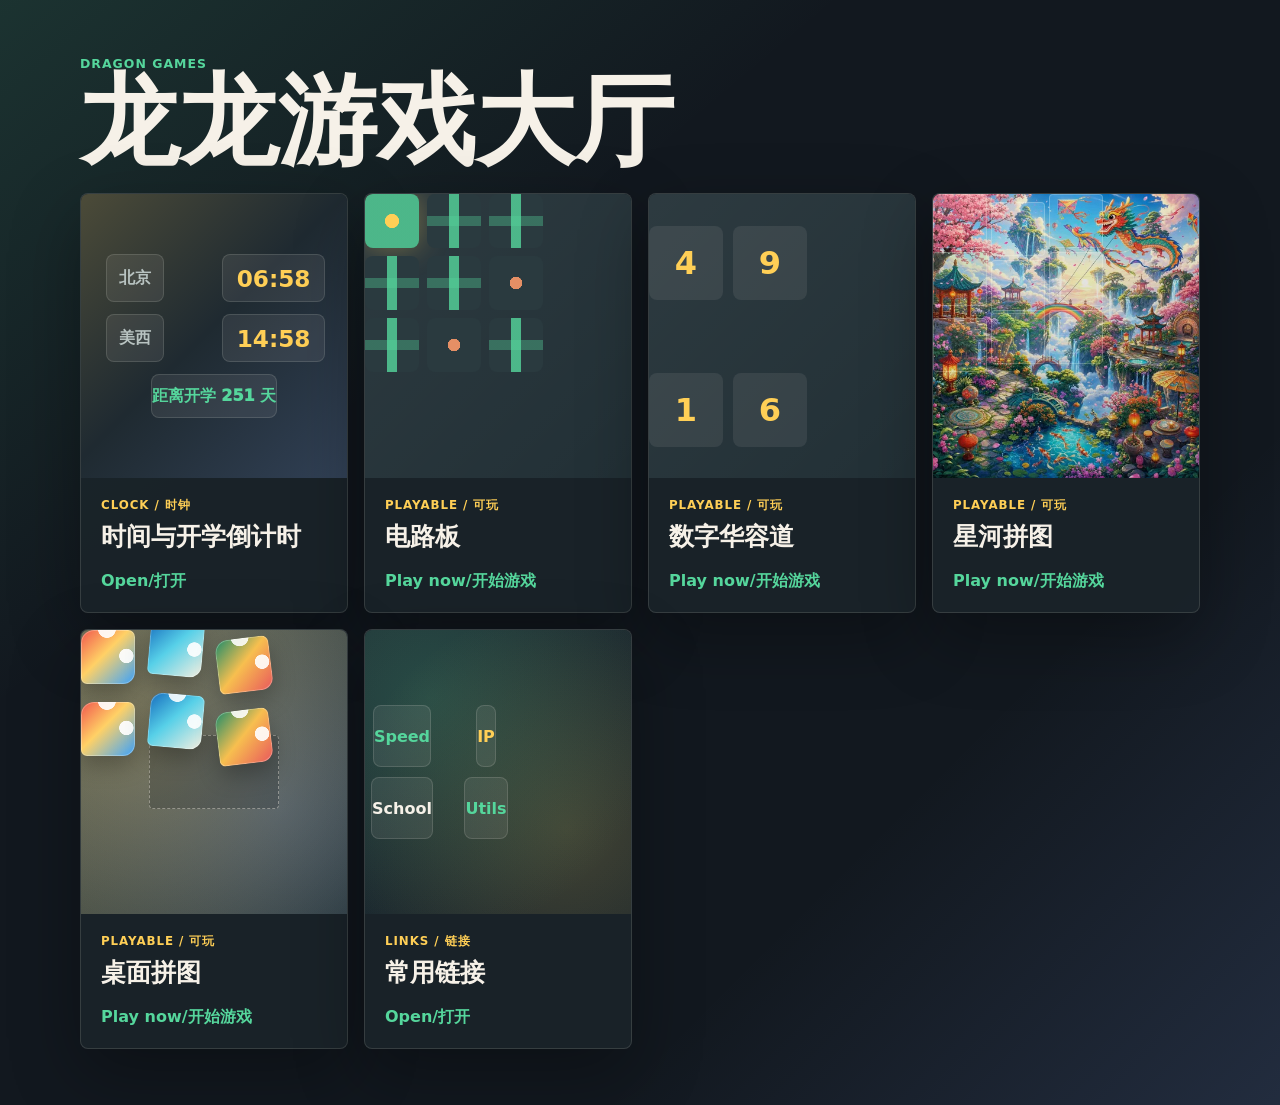
<file: index.html>
<!doctype html>
<html lang="en">
  <head>
    <meta charset="utf-8">
    <meta name="viewport" content="width=device-width, initial-scale=1">
    <meta name="theme-color" content="#12181f">
    <title>Puzzle Arcade</title>
    <link rel="stylesheet" href="home.css">
  </head>
  <body>
    <main class="hub">
      <header class="masthead">
        <div>
          <p class="eyebrow">Dragon games</p>
          <h1>龙龙游戏大厅</h1>
        </div>
      </header>

      <section class="games" aria-label="Game links">
        <a class="game-card active" href="time/" aria-label="Open time and school countdown">
          <div class="preview time-preview" aria-hidden="true">
            <span>北京</span>
            <strong id="homeBeijingTime">00:00</strong>
            <span>美西</span>
            <strong id="homeWestTime">00:00</strong>
            <em id="homeSchoolDays">距离开学 -- 天</em>
          </div>
          <div class="card-copy">
            <p class="tag">Clock / 时钟</p>
            <h2>时间与开学倒计时</h2>
            <!-- <p>北京时间、美西时间、距离 8/13 开学的实时倒计时。</p> -->
            <strong>Open/打开</strong>
          </div>
        </a>

        <a class="game-card active" href="circuit-garden/" aria-label="Play Circuit Garden">
          <div class="preview circuit-preview" aria-hidden="true">
            <span></span>
            <span></span>
            <span></span>
            <span></span>
            <span></span>
            <span></span>
            <span></span>
            <span></span>
            <span></span>
          </div>
          <div class="card-copy">
            <p class="tag">Playable / 可玩</p>
            <h2>电路板</h2>
            <strong>Play now/开始游戏</strong>
          </div>
        </a>

        <a class="game-card active" href="number-game/" aria-label="Play Number Loom">
          <div class="preview number-preview" aria-hidden="true">
            <span>4</span>
            <span>9</span>
            <span>1</span>
            <span>6</span>
          </div>
          <div class="card-copy">
            <p class="tag">Playable / 可玩</p>
            <h2>数字华容道</h2>
            <strong>Play now/开始游戏</strong>
          </div>
        </a>

        <a class="game-card active" href="jigsaw-20/" aria-label="Play 20 x 20 picture puzzle">
          <div class="preview jigsaw-preview" aria-hidden="true">
            <span></span>
            <span></span>
            <span></span>
            <span></span>
            <span></span>
            <span></span>
            <span></span>
            <span></span>
            <span></span>
          </div>
          <div class="card-copy">
            <p class="tag">Playable / 可玩</p>
            <h2>星河拼图</h2>
            <!-- <p>Swap 400 picture pieces back into a complete drawing.</p> -->
            <strong>Play now/开始游戏</strong>
          </div>
        </a>

        <a class="game-card active" href="jigsaw-50/" aria-label="Play 50 piece tabletop jigsaw">
          <div class="preview tabletop-preview" aria-hidden="true">
            <span></span>
            <span></span>
            <span></span>
            <span></span>
            <span></span>
            <span></span>
          </div>
          <div class="card-copy">
            <p class="tag">Playable / 可玩</p>
            <h2>桌面拼图</h2>
            <!-- <p>Drag floating pieces into the center to complete the picture.</p> -->
            <strong>Play now/开始游戏</strong>
          </div>
        </a>

        <a class="game-card active" href="utils/school/" aria-label="Open useful school links">
          <div class="preview links-preview" aria-hidden="true">
            <span>Speed</span>
            <span>IP</span>
            <span>School</span>
            <span>Utils</span>
          </div>
          <div class="card-copy">
            <p class="tag">Links / 链接</p>
            <h2>常用链接</h2>
            <strong>Open/打开</strong>
          </div>
        </a>
      </section>
    </main>

    <script>
      const homeClockFormatters = {
        beijing: new Intl.DateTimeFormat("en-GB", {
          timeZone: "Asia/Shanghai",
          hour: "2-digit",
          minute: "2-digit",
          hour12: false,
          hourCycle: "h23"
        }),
        west: new Intl.DateTimeFormat("en-GB", {
          timeZone: "America/Los_Angeles",
          hour: "2-digit",
          minute: "2-digit",
          hour12: false,
          hourCycle: "h23"
        })
      };

      function homeZoneParts(date, timeZone) {
        const parts = new Intl.DateTimeFormat("en-CA", {
          timeZone,
          year: "numeric",
          month: "2-digit",
          day: "2-digit",
          hour: "2-digit",
          minute: "2-digit",
          second: "2-digit",
          hour12: false,
          hourCycle: "h23"
        }).formatToParts(date);
        return Object.fromEntries(parts.filter((part) => part.type !== "literal").map((part) => [part.type, Number(part.value)]));
      }

      function homeZonedDateTimeToInstant({ year, month, day, hour = 0, minute = 0, second = 0 }, timeZone) {
        let instant = new Date(Date.UTC(year, month - 1, day, hour, minute, second));
        for (let i = 0; i < 3; i += 1) {
          const parts = homeZoneParts(instant, timeZone);
          const asUtc = Date.UTC(parts.year, parts.month - 1, parts.day, parts.hour, parts.minute, parts.second);
          const wantedUtc = Date.UTC(year, month - 1, day, hour, minute, second);
          instant = new Date(instant.getTime() + wantedUtc - asUtc);
        }
        return instant;
      }

      function homeSchoolStart(now) {
        const zone = "America/Los_Angeles";
        const parts = homeZoneParts(now, zone);
        let targetYear = parts.year;
        let instant = homeZonedDateTimeToInstant({ year: targetYear, month: 8, day: 13 }, zone);
        if (now >= instant) {
          targetYear += 1;
          instant = homeZonedDateTimeToInstant({ year: targetYear, month: 8, day: 13 }, zone);
        }
        return instant;
      }

      function updateHomeClock() {
        const now = new Date();
        document.getElementById("homeBeijingTime").textContent = homeClockFormatters.beijing.format(now);
        document.getElementById("homeWestTime").textContent = homeClockFormatters.west.format(now);
        const schoolStart = homeSchoolStart(now);
        const days = Math.max(0, Math.floor((schoolStart.getTime() - now.getTime()) / 86400000));
        document.getElementById("homeSchoolDays").textContent = `距离开学 ${days} 天`;
      }

      updateHomeClock();
      window.setInterval(updateHomeClock, 1000);
    </script>
  </body>
</html>
</file>
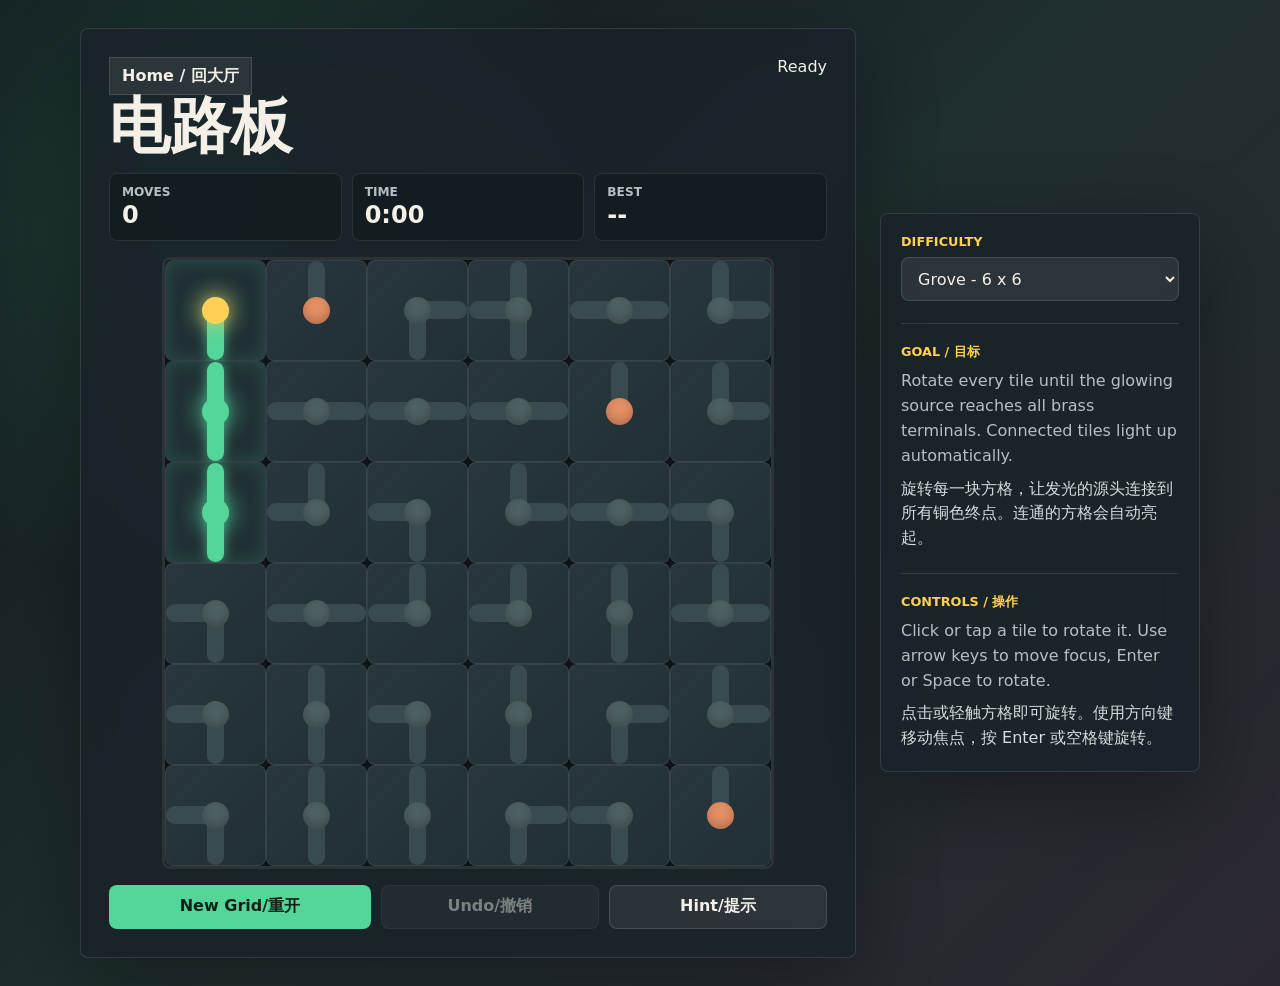
<file: circuit-garden/index.html>
<!doctype html>
<html lang="en">
  <head>
    <meta charset="utf-8">
    <meta name="viewport" content="width=device-width, initial-scale=1">
    <meta name="theme-color" content="#14213d">
    <title>Circuit Puzzle</title>
    <link rel="stylesheet" href="styles.css">
  </head>
  <body>
    <main class="shell">
      <section class="game-panel" aria-labelledby="game-title">
        <header class="topbar">
          <div>
            <a class="home" href="../" aria-label="Home / 回大厅">Home / 回大厅</a>
            <h1 id="game-title">电路板</h1>
          </div>
          <div class="top-actions">
            <div class="status-pill" id="status-pill" aria-live="polite">Ready</div>
          </div>
        </header>

        <div class="hud" aria-label="Game stats">
          <div>
            <span>Moves</span>
            <strong id="moves">0</strong>
          </div>
          <div>
            <span>Time</span>
            <strong id="time">0:00</strong>
          </div>
          <div>
            <span>Best</span>
            <strong id="best">--</strong>
          </div>
        </div>

        <div class="board-wrap">
          <div id="board" class="board" role="grid" aria-label="Circuit puzzle board"></div>
          <div id="win-screen" class="win-screen" hidden>
            <div>
              <p>Grid complete</p>
              <strong id="win-score">0 moves</strong>
            </div>
          </div>
        </div>

        <div class="controls" aria-label="Puzzle controls">
          <button id="new-game" class="primary" type="button">New Grid/重开</button>
          <button id="undo" type="button">Undo/撤销</button>
          <button id="hint" type="button">Hint/提示</button>
        </div>
      </section>

      <aside class="side-panel" aria-label="Settings and how to play">
        <div class="setting">
          <label for="difficulty">Difficulty</label>
          <select id="difficulty">
            <option value="5">Sprout - 5 x 5</option>
            <option value="6" selected>Grove - 6 x 6</option>
            <option value="7">Canopy - 7 x 7</option>
          </select>
        </div>

        <div class="rules">
          <h2>Goal / 目标</h2>
          <p>Rotate every tile until the glowing source reaches all brass terminals. Connected tiles light up automatically.</p>
          <p lang="zh-Hans" class="zh">旋转每一块方格，让发光的源头连接到所有铜色终点。连通的方格会自动亮起。</p>
        </div>

        <div class="rules compact">
          <h2>Controls / 操作</h2>
          <p>Click or tap a tile to rotate it. Use arrow keys to move focus, Enter or Space to rotate.</p>
          <p lang="zh-Hans" class="zh">点击或轻触方格即可旋转。使用方向键移动焦点，按 Enter 或空格键旋转。</p>
        </div>
      </aside>
    </main>

    <script src="game.js"></script>
  </body>
</html>
</file>
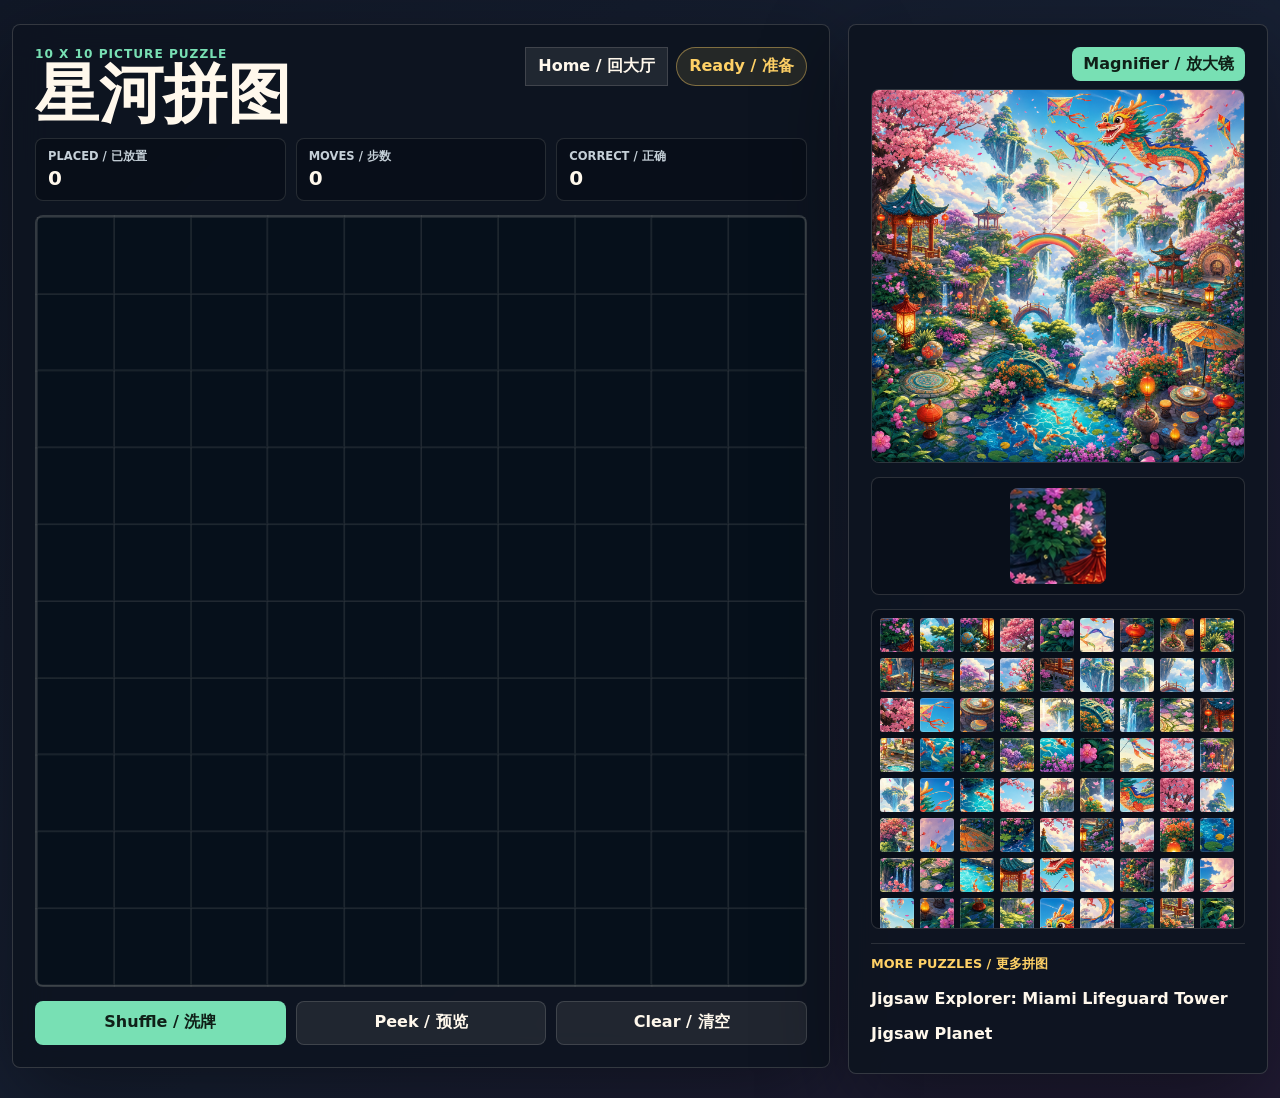
<file: jigsaw-20/index.html>
<!doctype html>
<html lang="en">
  <head>
    <meta charset="utf-8">
    <meta name="viewport" content="width=device-width, initial-scale=1">
    <meta name="theme-color" content="#172033">
    <title>10 x 10 拼图</title>
    <style>
      :root {
        color-scheme: dark;
        --ink: #fff8ec;
        --muted: #c5d0d8;
        --panel: rgba(14, 20, 32, 0.92);
        --line: rgba(255, 248, 236, 0.16);
        --gold: #ffd166;
        --mint: #78e0b4;
        --coral: #f28f7a;
      }

      * {
        box-sizing: border-box;
      }

      body {
        min-height: 100vh;
        margin: 0;
        font-family: Inter, ui-sans-serif, system-ui, -apple-system, BlinkMacSystemFont, "Segoe UI", sans-serif;
        color: var(--ink);
        background: linear-gradient(135deg, #111827 0%, #172033 54%, #211b34 100%);
        user-select: none;
        -webkit-user-select: none;
      }

      body::before {
        content: none;
      }

      button {
        font: inherit;
      }

      .shell {
        width: min(1280px, calc(100vw - 24px));
        min-height: 100vh;
        margin: 0 auto;
        padding: 24px 0;
        display: grid;
        grid-template-columns: minmax(0, 1fr) 420px;
        gap: 18px;
        align-items: start;
      }

      .game,
      .side {
        border: 1px solid var(--line);
        border-radius: 8px;
        background: var(--panel);
        box-shadow: 0 28px 90px rgba(0, 0, 0, 0.42);
        backdrop-filter: blur(18px);
      }

      .game,
      .side {
        padding: clamp(14px, 2.4vw, 22px);
      }

      .top {
        display: flex;
        justify-content: space-between;
        align-items: start;
        gap: 16px;
        margin-bottom: 14px;
      }

      .top-actions {
        display: flex;
        flex-wrap: wrap;
        justify-content: flex-end;
        gap: 8px;
      }

      .eyebrow,
      h1,
      h2,
      p {
        margin: 0;
      }

      .eyebrow {
        color: var(--mint);
        font-size: 0.76rem;
        font-weight: 900;
        letter-spacing: 0.08em;
        text-transform: uppercase;
      }

      h1 {
        margin-top: 4px;
        font-size: clamp(2rem, 5vw, 4.4rem);
        line-height: 0.92;
        letter-spacing: 0;
      }

      .status {
        min-width: 104px;
        border: 1px solid rgba(255, 209, 102, 0.42);
        border-radius: 999px;
        padding: 8px 12px;
        color: var(--gold);
        background: rgba(255, 209, 102, 0.1);
        text-align: center;
        font-weight: 900;
      }

      .home {
        min-height: 38px;
        display: inline-grid;
        place-items: center;
        border: 1px solid rgba(255, 248, 236, 0.14);
        padding: 0 12px;
        color: var(--ink);
        background: rgba(255, 248, 236, 0.08);
        font-weight: 700;
        text-decoration: none;
        white-space: nowrap;
      }

      .home:hover {
        background: rgba(255, 248, 236, 0.15);
      }

      .stats {
        display: grid;
        grid-template-columns: repeat(3, 1fr);
        gap: 10px;
        margin-bottom: 14px;
      }

      .stats div {
        min-width: 0;
        border: 1px solid rgba(255, 248, 236, 0.12);
        border-radius: 8px;
        padding: 10px 12px;
        background: rgba(5, 10, 18, 0.45);
      }

      .stats span {
        display: block;
        color: var(--muted);
        font-size: 0.72rem;
        font-weight: 900;
        text-transform: uppercase;
      }

      .stats strong {
        display: block;
        margin-top: 2px;
        font-size: 1.25rem;
      }

      .board {
        display: grid;
        grid-template-columns: repeat(10, minmax(0, 1fr));
        grid-template-rows: repeat(10, minmax(0, 1fr));
        aspect-ratio: 1;
        border: 2px solid rgba(255, 248, 236, 0.18);
        border-radius: 8px;
        overflow: hidden;
        background:
          linear-gradient(rgba(255, 248, 236, 0.05) 1px, transparent 1px),
          linear-gradient(90deg, rgba(255, 248, 236, 0.05) 1px, transparent 1px),
          rgba(7, 17, 28, 0.84);
        background-size: 10% 10%;
      }

      .cell {
        position: relative;
        min-width: 0;
        min-height: 0;
        border: 1px solid rgba(255, 248, 236, 0.055);
      }

      .cell.correct::after {
        content: "";
        position: absolute;
        inset: 0;
        background: rgba(120, 224, 180, 0.12);
        pointer-events: none;
      }

      .piece {
        width: 100%;
        height: 100%;
        border: 0;
        border-radius: 3px;
        background-image: var(--art);
        background-size: 1000% 1000%;
        box-shadow: inset 0 0 0 1px rgba(255, 248, 236, 0.14);
        cursor: grab;
        touch-action: none;
        user-select: none;
        -webkit-user-select: none;
        -webkit-user-drag: none;
      }

      .piece:active {
        cursor: grabbing;
      }

      .piece.drag-source {
        opacity: 0.25;
      }

      .ghost {
        position: fixed;
        z-index: 20;
        width: 42px;
        height: 42px;
        pointer-events: none;
        transform: translate(-50%, -50%);
        border-radius: 5px;
        box-shadow: 0 14px 30px rgba(0, 0, 0, 0.38);
      }

      body.is-dragging,
      body.is-dragging * {
        cursor: grabbing;
        user-select: none;
        -webkit-user-select: none;
        -webkit-user-drag: none;
      }

      .controls {
        display: grid;
        grid-template-columns: 1fr 1fr 1fr;
        gap: 10px;
        margin-top: 14px;
      }

      .controls button {
        min-height: 44px;
        border: 1px solid rgba(255, 248, 236, 0.14);
        border-radius: 8px;
        color: var(--ink);
        background: rgba(255, 248, 236, 0.08);
        cursor: pointer;
        font-weight: 900;
      }

      .controls button:hover {
        background: rgba(255, 248, 236, 0.15);
      }

      .primary {
        color: #102018 !important;
        background: var(--mint) !important;
        border-color: transparent !important;
      }

      h2 {
        color: var(--gold);
        font-size: 0.8rem;
        font-weight: 900;
        text-transform: uppercase;
      }

      .side p {
        margin-top: 8px;
        color: var(--muted);
        line-height: 1.55;
      }

      .reference-tools {
        display: flex;
        justify-content: flex-end;
        margin-bottom: 8px;
      }

      .tool-button {
        min-height: 34px;
        border: 1px solid rgba(255, 248, 236, 0.16);
        border-radius: 8px;
        padding: 0 10px;
        color: var(--ink);
        background: rgba(255, 248, 236, 0.08);
        cursor: pointer;
        font-weight: 900;
      }

      .tool-button[aria-pressed="true"] {
        color: #102018;
        background: var(--mint);
        border-color: transparent;
      }

      .reference {
        position: relative;
        width: 100%;
        margin: 8px 0 14px;
        border: 1px solid rgba(255, 248, 236, 0.16);
        border-radius: 8px;
        overflow: hidden;
        background: #07111c;
        cursor: zoom-in;
        touch-action: none;
      }

      #reference {
        display: block;
        width: 100%;
        aspect-ratio: 1;
        object-fit: cover;
        user-select: none;
        -webkit-user-drag: none;
        pointer-events: none;
      }

      .magnifier-lens {
        position: absolute;
        z-index: 2;
        width: 148px;
        height: 148px;
        border: 3px solid rgba(255, 248, 236, 0.88);
        border-radius: 50%;
        background-color: #07111c;
        background-image: url("puzzle-image.png");
        background-repeat: no-repeat;
        box-shadow:
          0 18px 34px rgba(0, 0, 0, 0.38),
          inset 0 0 0 1px rgba(7, 17, 28, 0.72);
        opacity: 0;
        pointer-events: none;
        transform: translate(-50%, -50%);
        transition: opacity 120ms ease;
      }

      .reference.is-magnifying .magnifier-lens {
        opacity: 1;
      }

      .reference.is-magnifier-off {
        cursor: default;
      }

      .piece-preview {
        display: flex;
        justify-content: center;
        margin-bottom: 14px;
        padding: 10px;
        border: 1px solid rgba(255, 248, 236, 0.14);
        border-radius: 8px;
        background: rgba(5, 10, 18, 0.38);
      }

      .piece-preview-swatch {
        width: 96px;
        aspect-ratio: 1;
        border-radius: 8px;
        display: block;
        background: #07111c;
        box-shadow: inset 0 0 0 1px rgba(255, 248, 236, 0.18);
      }

      .tray-wrap {
        margin-top: 0;
      }

      .tray {
        height: min(36vh, 320px);
        margin-top: 10px;
        display: grid;
        grid-template-columns: repeat(auto-fill, 34px);
        gap: 6px;
        align-content: start;
        justify-content: start;
        overflow: auto;
        padding: 8px;
        border: 1px solid rgba(255, 248, 236, 0.14);
        border-radius: 8px;
        background: rgba(5, 10, 18, 0.38);
      }

      .tray .piece {
        width: 34px;
        height: 34px;
        aspect-ratio: 1;
      }

      .external-links {
        margin-top: 14px;
        padding-top: 12px;
        border-top: 1px solid rgba(255, 248, 236, 0.12);
      }

      .external-links h2 {
        margin-bottom: 8px;
      }

      .external-links a {
        display: block;
        padding: 8px 0;
        color: var(--ink);
        font-weight: 800;
        text-decoration: none;
      }

      .external-links a:hover {
        color: var(--mint);
        text-decoration: underline;
      }

      @media (max-width: 900px) {
        .shell {
          grid-template-columns: 1fr;
          align-items: start;
        }

        .side {
          order: -1;
        }

        .tray {
          height: 180px;
        }
      }

      @media (max-width: 560px) {
        .shell {
          width: min(100vw - 18px, 480px);
          padding: 9px 0 18px;
        }

        .top {
          flex-direction: column;
        }

        .controls {
          grid-template-columns: 1fr;
        }
        .piece-preview-swatch {
          width: 84px;
        }
      }
    </style>
  </head>
  <body>
    <main class="shell">
      <section class="game" aria-labelledby="game-title">
        <header class="top">
          <div>
            <p class="eyebrow">10 x 10 picture puzzle</p>
            <h1 id="game-title">星河拼图</h1>
          </div>
          <div class="top-actions">
            <a class="home" href="../" aria-label="Home / 回大厅">Home / 回大厅</a>
            <div class="status" id="status" aria-live="polite">Ready / 准备</div>
          </div>
        </header>

        <div class="stats" aria-label="Game stats / 游戏数据">
          <div>
            <span>Placed / 已放置</span>
            <strong id="placed">0</strong>
          </div>
          <div>
            <span>Moves / 步数</span>
            <strong id="moves">0</strong>
          </div>
          <div>
            <span>Correct / 正确</span>
            <strong id="correct">0</strong>
          </div>
        </div>

        <div id="board" class="board" aria-label="Empty 10 by 10 picture puzzle board / 空的 10 x 10 拼图棋盘"></div>

        <div class="controls">
          <button id="shuffle" class="primary" type="button">Shuffle / 洗牌</button>
          <button id="peek" type="button">Peek / 预览</button>
          <button id="clear" type="button">Clear / 清空</button>
        </div>
      </section>

      <aside class="side">
        <div class="reference-tools">
          <button id="magnifier-toggle" class="tool-button" type="button" aria-pressed="true">Magnifier / 放大镜</button>
        </div>

        <div class="reference">
          <img id="reference" alt="Completed picture reference / 完整图片参考" draggable="false">
          <div id="magnifier-lens" class="magnifier-lens" aria-hidden="true"></div>
        </div>

        <div class="piece-preview" aria-label="Piece preview / 拼图预览">
          <canvas id="piece-preview-swatch" class="piece-preview-swatch" width="160" height="160" aria-hidden="true"></canvas>
        </div>

        <div class="tray-wrap">
          <div id="tray" class="tray" aria-label="Puzzle piece tray / 拼图块托盘"></div>
        </div>

        <div class="external-links" aria-label="More jigsaw puzzle sites / 更多拼图网站">
          <h2>More puzzles / 更多拼图</h2>
          <a href="https://www.jigsawexplorer.com/online-jigsaw-puzzle-player.html?puzzle_id=miami-lifeguard-tower" target="_blank" rel="noopener noreferrer">Jigsaw Explorer: Miami Lifeguard Tower</a>
          <a href="https://www.jigsawplanet.com/" target="_blank" rel="noopener noreferrer">Jigsaw Planet</a>
        </div>
      </aside>
    </main>

    <script>
      const grid = 10;
      const total = grid * grid;
      const boardEl = document.querySelector("#board");
      const trayEl = document.querySelector("#tray");
      const referenceEl = document.querySelector("#reference");
      const placedEl = document.querySelector("#placed");
      const movesEl = document.querySelector("#moves");
      const correctEl = document.querySelector("#correct");
      const statusEl = document.querySelector("#status");
      const previewSwatchEl = document.querySelector("#piece-preview-swatch");
      const previewCtx = previewSwatchEl.getContext("2d");
      const referenceWrapEl = document.querySelector(".reference");
      const magnifierToggleEl = document.querySelector("#magnifier-toggle");
      const magnifierLensEl = document.querySelector("#magnifier-lens");

      let artUrl = "puzzle-image.png";
      let boardSlots = Array(total).fill(null);
      let trayPieces = [];
      let moves = 0;
      let drag = null;
      let magnifierEnabled = true;

      function drawArt(ctx, size) {
        const sky = ctx.createLinearGradient(0, 0, size, size);
        sky.addColorStop(0, "#18284f");
        sky.addColorStop(0.45, "#246274");
        sky.addColorStop(1, "#50345f");
        ctx.fillStyle = sky;
        ctx.fillRect(0, 0, size, size);

        const glow = ctx.createRadialGradient(size * 0.22, size * 0.2, 0, size * 0.22, size * 0.2, size * 0.23);
        glow.addColorStop(0, "rgba(255, 209, 102, 0.95)");
        glow.addColorStop(1, "rgba(255, 209, 102, 0)");
        ctx.fillStyle = glow;
        ctx.fillRect(0, 0, size, size);

        ctx.fillStyle = "rgba(255, 248, 236, 0.9)";
        for (let i = 0; i < 130; i += 1) {
          const x = (Math.sin(i * 91.7) * 0.5 + 0.5) * size;
          const y = (Math.cos(i * 47.3) * 0.5 + 0.5) * size * 0.72;
          const r = 1.2 + (i % 4) * 0.55;
          ctx.beginPath();
          ctx.arc(x, y, r, 0, Math.PI * 2);
          ctx.fill();
        }

        drawMoon(ctx, size * 0.74, size * 0.22, size * 0.095);
        drawMountain(ctx, size, 0.62, "#263b58");
        drawMountain(ctx, size, 0.71, "#1d3345");
        drawLake(ctx, size);
        drawLanterns(ctx, size);
        drawForeground(ctx, size);
      }

      function drawMoon(ctx, x, y, r) {
        ctx.fillStyle = "#f7f0dc";
        ctx.beginPath();
        ctx.arc(x, y, r, 0, Math.PI * 2);
        ctx.fill();
        ctx.fillStyle = "#246274";
        ctx.beginPath();
        ctx.arc(x + r * 0.34, y - r * 0.1, r * 0.92, 0, Math.PI * 2);
        ctx.fill();
      }

      function drawMountain(ctx, size, base, color) {
        ctx.fillStyle = color;
        ctx.beginPath();
        ctx.moveTo(0, size * base);
        for (let i = 0; i <= 8; i += 1) {
          ctx.lineTo((i / 8) * size, size * (base - 0.18 - 0.08 * Math.sin(i * 1.7)));
        }
        ctx.lineTo(size, size);
        ctx.lineTo(0, size);
        ctx.closePath();
        ctx.fill();
      }

      function drawLake(ctx, size) {
        const water = ctx.createLinearGradient(0, size * 0.62, 0, size);
        water.addColorStop(0, "#24556a");
        water.addColorStop(1, "#13263d");
        ctx.fillStyle = water;
        ctx.fillRect(0, size * 0.62, size, size * 0.38);
        ctx.strokeStyle = "rgba(255, 248, 236, 0.16)";
        ctx.lineWidth = size * 0.006;
        for (let i = 0; i < 16; i += 1) {
          const y = size * (0.66 + i * 0.018);
          ctx.beginPath();
          ctx.moveTo(size * 0.08, y);
          ctx.bezierCurveTo(size * 0.32, y - 12, size * 0.54, y + 16, size * 0.9, y);
          ctx.stroke();
        }
      }

      function drawLanterns(ctx, size) {
        for (let i = 0; i < 7; i += 1) {
          const x = size * (0.14 + i * 0.12);
          const y = size * (0.77 + 0.06 * Math.sin(i));
          ctx.strokeStyle = "rgba(255, 209, 102, 0.55)";
          ctx.lineWidth = 3;
          ctx.beginPath();
          ctx.moveTo(x, y - 46);
          ctx.lineTo(x, y);
          ctx.stroke();
          ctx.fillStyle = "#ffcf56";
          ctx.beginPath();
          ctx.ellipse(x, y, 14, 20, 0, 0, Math.PI * 2);
          ctx.fill();
        }
      }

      function drawForeground(ctx, size) {
        ctx.fillStyle = "#101a2a";
        ctx.beginPath();
        ctx.moveTo(0, size);
        ctx.lineTo(0, size * 0.88);
        ctx.bezierCurveTo(size * 0.22, size * 0.83, size * 0.42, size * 0.94, size * 0.62, size * 0.86);
        ctx.bezierCurveTo(size * 0.78, size * 0.8, size * 0.9, size * 0.86, size, size * 0.82);
        ctx.lineTo(size, size);
        ctx.closePath();
        ctx.fill();
        ctx.fillStyle = "#78e0b4";
        for (let i = 0; i < 18; i += 1) {
          const x = size * (0.04 + i * 0.055);
          const y = size * (0.91 + 0.04 * Math.sin(i * 1.2));
          ctx.beginPath();
          ctx.ellipse(x, y, 7, 24, -0.5 + (i % 3) * 0.4, 0, Math.PI * 2);
          ctx.fill();
        }
      }

      function shuffle(list) {
        for (let i = list.length - 1; i > 0; i -= 1) {
          const j = Math.floor(Math.random() * (i + 1));
          [list[i], list[j]] = [list[j], list[i]];
        }
        return list;
      }

      function piecePosition(piece) {
        const x = piece % grid;
        const y = Math.floor(piece / grid);
        return `${(x / (grid - 1)) * 100}% ${(y / (grid - 1)) * 100}%`;
      }

      function makePiece(piece) {
        const el = document.createElement("div");
        el.className = "piece";
        el.dataset.piece = String(piece);
        el.style.setProperty("--art", `url(${artUrl})`);
        el.style.backgroundPosition = piecePosition(piece);
        el.setAttribute("role", "button");
        el.setAttribute("aria-label", `Puzzle piece ${piece + 1} / 第 ${piece + 1} 块拼图`);
        el.setAttribute("draggable", "false");
        el.addEventListener("pointerenter", () => showPiecePreview(piece));
        el.addEventListener("focus", () => showPiecePreview(piece));
        el.addEventListener("pointerdown", startDrag);
        el.addEventListener("dragstart", (event) => event.preventDefault());
        return el;
      }

      function showPiecePreview(piece) {
        if (referenceEl.complete && referenceEl.naturalWidth > 0) {
          const sourceSize = Math.min(referenceEl.naturalWidth, referenceEl.naturalHeight);
          const tileSize = sourceSize / grid;
          const x = piece % grid;
          const y = Math.floor(piece / grid);
          previewCtx.clearRect(0, 0, previewSwatchEl.width, previewSwatchEl.height);
          previewCtx.imageSmoothingEnabled = true;
          previewCtx.imageSmoothingQuality = "high";
          previewCtx.drawImage(
            referenceEl,
            x * tileSize,
            y * tileSize,
            tileSize,
            tileSize,
            0,
            0,
            previewSwatchEl.width,
            previewSwatchEl.height
          );
        }
      }

      function updateMagnifier(event) {
        if (!magnifierEnabled) return;
        event.preventDefault();

        const rect = referenceWrapEl.getBoundingClientRect();
        const lensSize = magnifierLensEl.offsetWidth;
        const zoom = 4;
        const rawX = event.clientX - rect.left;
        const rawY = event.clientY - rect.top;
        const x = Math.max(0, Math.min(rect.width, rawX));
        const y = Math.max(0, Math.min(rect.height, rawY));

        magnifierLensEl.style.left = `${x}px`;
        magnifierLensEl.style.top = `${y}px`;
        magnifierLensEl.style.backgroundImage = `url(${artUrl})`;
        magnifierLensEl.style.backgroundSize = `${rect.width * zoom}px ${rect.height * zoom}px`;
        magnifierLensEl.style.backgroundPosition = `${-(x * zoom - lensSize / 2)}px ${-(y * zoom - lensSize / 2)}px`;
        referenceWrapEl.classList.add("is-magnifying");
      }

      function hideMagnifier() {
        referenceWrapEl.classList.remove("is-magnifying");
      }

      function setMagnifierEnabled(enabled) {
        magnifierEnabled = enabled;
        magnifierToggleEl.setAttribute("aria-pressed", String(enabled));
        referenceWrapEl.classList.toggle("is-magnifier-off", !enabled);
        if (!enabled) hideMagnifier();
      }

      function render() {
        boardEl.replaceChildren();
        boardSlots.forEach((piece, slot) => {
          const cell = document.createElement("div");
          cell.className = `cell${piece === slot ? " correct" : ""}`;
          cell.dataset.slot = String(slot);
          if (piece !== null) cell.append(makePiece(piece));
          boardEl.append(cell);
        });

        trayEl.replaceChildren(...trayPieces.map(makePiece));
        const previewPiece = trayPieces[0] ?? boardSlots.find((piece) => piece !== null);
        if (previewPiece !== undefined && previewPiece !== null) showPiecePreview(previewPiece);
        updateStats();
      }

      function updateStats() {
        const placed = boardSlots.filter((piece) => piece !== null).length;
        const correct = boardSlots.reduce((sum, piece, slot) => sum + (piece === slot ? 1 : 0), 0);
        placedEl.textContent = String(placed);
        movesEl.textContent = String(moves);
        correctEl.textContent = String(correct);
        if (correct === total) statusEl.textContent = "Solved / 完成";
      }

      function newPuzzle() {
        boardSlots = Array(total).fill(null);
        trayPieces = shuffle(Array.from({ length: total }, (_, i) => i));
        moves = 0;
        statusEl.textContent = "Ready / 准备";
        render();
      }

      function startDrag(event) {
        event.preventDefault();
        const sourceEl = event.currentTarget;
        sourceEl.setPointerCapture?.(event.pointerId);
        const fromCell = sourceEl.closest(".cell");
        const piece = Number(sourceEl.dataset.piece);
        const rect = sourceEl.getBoundingClientRect();
        showPiecePreview(piece);
        drag = {
          piece,
          source: fromCell ? "board" : "tray",
          fromSlot: fromCell ? Number(fromCell.dataset.slot) : null,
          ghost: sourceEl.cloneNode(false)
        };
        drag.ghost.classList.add("ghost");
        drag.ghost.style.setProperty("--art", `url(${artUrl})`);
        drag.ghost.style.backgroundPosition = piecePosition(piece);
        drag.ghost.style.width = `${Math.max(34, Math.min(54, rect.width))}px`;
        drag.ghost.style.height = `${Math.max(34, Math.min(54, rect.height))}px`;
        document.body.append(drag.ghost);
        document.body.classList.add("is-dragging");
        sourceEl.classList.add("drag-source");
        moveGhost(event);
        window.addEventListener("pointermove", moveGhost);
        window.addEventListener("pointerup", finishDrag, { once: true });
      }

      function moveGhost(event) {
        if (!drag) return;
        event.preventDefault();
        drag.ghost.style.left = `${event.clientX}px`;
        drag.ghost.style.top = `${event.clientY}px`;
      }

      function finishDrag(event) {
        window.removeEventListener("pointermove", moveGhost);
        document.body.classList.remove("is-dragging");
        document.querySelector(".drag-source")?.classList.remove("drag-source");
        drag?.ghost.remove();
        if (!drag) return;

        const target = document.elementFromPoint(event.clientX, event.clientY);
        const cell = target?.closest(".cell");
        const tray = target?.closest("#tray");

        if (cell) {
          placePiece(Number(cell.dataset.slot));
        } else if (tray && drag.source === "board") {
          boardSlots[drag.fromSlot] = null;
          trayPieces.push(drag.piece);
          moves += 1;
          statusEl.textContent = "Removed / 已移除";
        }

        drag = null;
        render();
      }

      function placePiece(slot) {
        if (drag.source === "tray") {
          trayPieces = trayPieces.filter((piece) => piece !== drag.piece);
          if (boardSlots[slot] !== null) trayPieces.push(boardSlots[slot]);
          boardSlots[slot] = drag.piece;
        } else if (drag.fromSlot !== slot) {
          const displaced = boardSlots[slot];
          boardSlots[slot] = drag.piece;
          boardSlots[drag.fromSlot] = displaced;
        }
        moves += 1;
        statusEl.textContent = "Placed / 已放置";
      }

      document.querySelector("#shuffle").addEventListener("click", newPuzzle);
      document.querySelector("#clear").addEventListener("click", () => {
        trayPieces = shuffle([...trayPieces, ...boardSlots.filter((piece) => piece !== null)]);
        boardSlots = Array(total).fill(null);
        moves += 1;
        statusEl.textContent = "Cleared / 已清空";
        render();
      });
      document.querySelector("#peek").addEventListener("click", () => {
        boardEl.style.backgroundImage = `url(${artUrl})`;
        boardEl.style.backgroundSize = "cover";
        statusEl.textContent = "Peek / 预览";
        window.setTimeout(() => {
          boardEl.style.backgroundImage = "";
          statusEl.textContent = "Ready / 准备";
        }, 1400);
      });

      magnifierToggleEl.addEventListener("click", () => {
        setMagnifierEnabled(!magnifierEnabled);
      });
      referenceWrapEl.addEventListener("pointerenter", updateMagnifier);
      referenceWrapEl.addEventListener("pointermove", updateMagnifier);
      referenceWrapEl.addEventListener("pointerleave", hideMagnifier);

      referenceEl.addEventListener("load", newPuzzle, { once: true });
      referenceEl.addEventListener("error", () => {
        statusEl.textContent = "Image missing / 图片缺失";
      });
      referenceEl.src = artUrl;
      if (referenceEl.complete) newPuzzle();
    </script>
  </body>
</html>
</file>
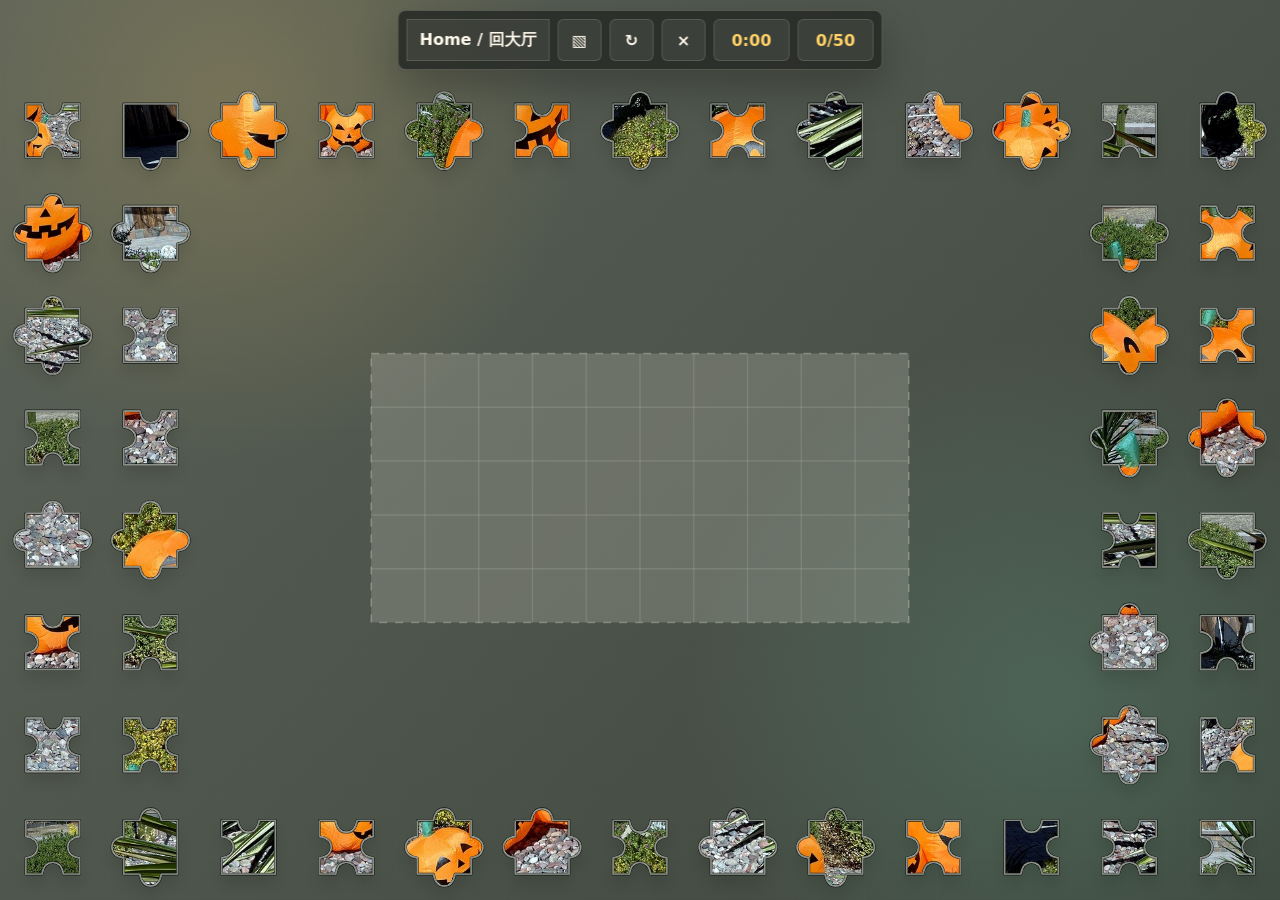
<file: jigsaw-50/index.html>
<!doctype html>
<html lang="en">
  <head>
    <meta charset="utf-8">
    <meta name="viewport" content="width=device-width, initial-scale=1">
    <meta name="theme-color" content="#4f554b">
    <title>50 块桌面拼图</title>
    <style>
      :root {
        color-scheme: dark;
        --ink: #fff8ec;
        --muted: #d4d2c7;
        --table: #5c6258;
        --table-dark: #3e463d;
        --panel: rgba(39, 43, 38, 0.88);
        --line: rgba(255, 248, 236, 0.2);
        --gold: #ffd166;
        --mint: #78e0b4;
        --coral: #f26f5f;
      }

      * {
        box-sizing: border-box;
      }

      html,
      body {
        width: 100%;
        height: 100%;
        margin: 0;
        overflow: hidden;
      }

      body {
        font-family: Inter, ui-sans-serif, system-ui, -apple-system, BlinkMacSystemFont, "Segoe UI", sans-serif;
        color: var(--ink);
        background:
          radial-gradient(circle at 18% 12%, rgba(255, 209, 102, 0.18), transparent 22rem),
          radial-gradient(circle at 82% 78%, rgba(120, 224, 180, 0.16), transparent 23rem),
          linear-gradient(135deg, var(--table), var(--table-dark));
        user-select: none;
        -webkit-user-select: none;
        touch-action: none;
      }

      body::before {
        content: "";
        position: fixed;
        inset: 0;
        pointer-events: none;
        opacity: 0.42;
        background-image:
          linear-gradient(90deg, rgba(255, 255, 255, 0.035) 1px, transparent 1px),
          linear-gradient(0deg, rgba(0, 0, 0, 0.05) 1px, transparent 1px);
        background-size: 36px 36px;
        mix-blend-mode: soft-light;
      }

      canvas {
        position: fixed;
        inset: 0;
        width: 100vw;
        height: 100vh;
        cursor: grab;
      }

      canvas.dragging {
        cursor: grabbing;
      }

      .topbar {
        position: fixed;
        top: 10px;
        left: 50%;
        z-index: 4;
        display: flex;
        align-items: center;
        gap: 8px;
        padding: 8px;
        border: 1px solid var(--line);
        border-radius: 8px;
        background: var(--panel);
        box-shadow: 0 18px 44px rgba(0, 0, 0, 0.26);
        transform: translateX(-50%);
        backdrop-filter: blur(14px);
      }

      .topbar a,
      .topbar button,
      .readout {
        min-width: 44px;
        height: 42px;
        display: grid;
        place-items: center;
        border: 1px solid rgba(255, 248, 236, 0.14);
        border-radius: 6px;
        color: var(--ink);
        background: rgba(255, 248, 236, 0.08);
        font: inherit;
        font-weight: 850;
        text-decoration: none;
      }

      .topbar a.home {
        min-width: 0;
        padding: 0 12px;
        border-radius: 0;
      }

      .topbar button {
        cursor: pointer;
      }

      .topbar a:hover,
      .topbar button:hover,
      .topbar button:focus-visible {
        outline: none;
        border-color: rgba(255, 209, 102, 0.76);
        background: rgba(255, 209, 102, 0.16);
      }

      .readout {
        min-width: 76px;
        padding: 0 12px;
        color: var(--gold);
      }

      .ref-wrap {
        position: relative;
      }

      .reference {
        position: absolute;
        top: calc(100% + 10px);
        left: 50%;
        width: min(420px, 72vw);
        padding: 10px;
        border: 1px solid rgba(255, 248, 236, 0.24);
        border-radius: 8px;
        background: rgba(35, 38, 34, 0.95);
        box-shadow: 0 24px 70px rgba(0, 0, 0, 0.36);
        opacity: 0;
        pointer-events: none;
        transform: translate(-50%, 8px);
        transition: opacity 150ms ease, transform 150ms ease;
      }

      .ref-wrap:hover .reference,
      .ref-wrap:focus-within .reference {
        opacity: 1;
        transform: translate(-50%, 0);
      }

      .reference img {
        display: block;
        width: 100%;
        aspect-ratio: 2 / 1;
        object-fit: cover;
        border-radius: 5px;
      }

      .toast {
        position: fixed;
        left: 50%;
        bottom: 18px;
        z-index: 5;
        max-width: min(520px, calc(100vw - 28px));
        padding: 11px 14px;
        border: 1px solid rgba(120, 224, 180, 0.46);
        border-radius: 8px;
        color: var(--mint);
        background: rgba(25, 30, 26, 0.92);
        box-shadow: 0 18px 42px rgba(0, 0, 0, 0.28);
        font-weight: 850;
        opacity: 0;
        transform: translate(-50%, 12px);
        transition: opacity 180ms ease, transform 180ms ease;
        pointer-events: none;
      }

      .toast.show {
        opacity: 1;
        transform: translate(-50%, 0);
      }

      @media (max-width: 720px) {
        .topbar {
          right: 8px;
          left: 8px;
          flex-wrap: wrap;
          justify-content: center;
          transform: none;
        }

        .readout {
          min-width: 60px;
        }
      }
    </style>
  </head>
  <body>
    <canvas id="table" aria-label="50 piece tabletop jigsaw puzzle"></canvas>
    <nav class="topbar" aria-label="Puzzle controls">
      <a class="home" href="../" title="Home / 回大厅" aria-label="Home / 回大厅">Home / 回大厅</a>
      <div class="ref-wrap">
        <button type="button" title="Reference / 参考图" aria-label="Reference / 参考图">▧</button>
        <div class="reference" aria-hidden="true">
          <img src="pumpkin-jigsaw.jpg" alt="">
        </div>
      </div>
      <button id="shuffleBtn" type="button" title="Shuffle / 打乱" aria-label="Shuffle / 打乱">↻</button>
      <button id="resetBtn" type="button" title="Reset / 重来" aria-label="Reset / 重来">×</button>
      <div id="timer" class="readout" aria-live="polite">0:00</div>
      <div id="score" class="readout" aria-live="polite">0/50</div>
    </nav>
    <div id="toast" class="toast" role="status" aria-live="polite">完成了！Great job.</div>

    <script>
      const COLS = 10;
      const ROWS = 5;
      const COUNT = COLS * ROWS;
      const SNAP_RATIO = 0.42;

      const canvas = document.getElementById("table");
      const ctx = canvas.getContext("2d");
      const timerEl = document.getElementById("timer");
      const scoreEl = document.getElementById("score");
      const toast = document.getElementById("toast");
      const shuffleBtn = document.getElementById("shuffleBtn");
      const resetBtn = document.getElementById("resetBtn");
      const image = new Image();
      image.src = "pumpkin-jigsaw.jpg";

      const state = {
        dpr: 1,
        width: 0,
        height: 0,
        board: { x: 0, y: 0, w: 0, h: 0 },
        pieceW: 0,
        pieceH: 0,
        tab: 0,
        pieces: [],
        drag: null,
        startedAt: Date.now(),
        complete: false
      };

      function formatTime(ms) {
        const total = Math.floor(ms / 1000);
        const minutes = Math.floor(total / 60);
        const seconds = String(total % 60).padStart(2, "0");
        return `${minutes}:${seconds}`;
      }

      function rand(min, max) {
        return min + Math.random() * (max - min);
      }

      function sourceFrame() {
        const targetRatio = COLS / ROWS;
        const imageRatio = image.naturalWidth / image.naturalHeight;
        if (imageRatio > targetRatio) {
          const width = image.naturalHeight * targetRatio;
          return {
            x: (image.naturalWidth - width) / 2,
            y: 0,
            w: width,
            h: image.naturalHeight
          };
        }
        const height = image.naturalWidth / targetRatio;
        return {
          x: 0,
          y: (image.naturalHeight - height) / 2,
          w: image.naturalWidth,
          h: height
        };
      }

      function edgeFor(row, col, side) {
        if (side === "top" && row === 0) return 0;
        if (side === "right" && col === COLS - 1) return 0;
        if (side === "bottom" && row === ROWS - 1) return 0;
        if (side === "left" && col === 0) return 0;
        const seed = row * 37 + col * 19 + side.length * 11;
        return seed % 2 === 0 ? 1 : -1;
      }

      function makeShape(piece, ox = 0, oy = 0) {
        const w = state.pieceW;
        const h = state.pieceH;
        const t = state.tab;
        const p = new Path2D();
        p.moveTo(ox, oy);
        drawEdge(p, ox, oy, ox + w, oy, piece.top, "h", t);
        drawEdge(p, ox + w, oy, ox + w, oy + h, piece.right, "v", t);
        drawEdge(p, ox + w, oy + h, ox, oy + h, piece.bottom, "h", -t);
        drawEdge(p, ox, oy + h, ox, oy, piece.left, "v", -t);
        p.closePath();
        return p;
      }

      function drawEdge(path, x1, y1, x2, y2, tab, axis, depth) {
        if (!tab) {
          path.lineTo(x2, y2);
          return;
        }
        const sign = tab;
        if (axis === "h") {
          const dx = x2 - x1;
          const dir = Math.sign(dx);
          const notch = Math.abs(dx) * 0.2;
          const mid = x1 + dx / 2;
          path.lineTo(mid - dir * notch, y1);
          path.bezierCurveTo(mid - dir * notch * 0.82, y1 + depth * sign, mid - dir * notch * 0.24, y1 + depth * sign, mid, y1 + depth * sign);
          path.bezierCurveTo(mid + dir * notch * 0.24, y1 + depth * sign, mid + dir * notch * 0.82, y1 + depth * sign, mid + dir * notch, y1);
          path.lineTo(x2, y2);
        } else {
          const dy = y2 - y1;
          const dir = Math.sign(dy);
          const notch = Math.abs(dy) * 0.2;
          const mid = y1 + dy / 2;
          path.lineTo(x1, mid - dir * notch);
          path.bezierCurveTo(x1 - depth * sign, mid - dir * notch * 0.82, x1 - depth * sign, mid - dir * notch * 0.24, x1 - depth * sign, mid);
          path.bezierCurveTo(x1 - depth * sign, mid + dir * notch * 0.24, x1 - depth * sign, mid + dir * notch * 0.82, x1, mid + dir * notch);
          path.lineTo(x2, y2);
        }
      }

      function createPieces() {
        const pieces = [];
        for (let row = 0; row < ROWS; row += 1) {
          for (let col = 0; col < COLS; col += 1) {
            pieces.push({
              id: row * COLS + col,
              row,
              col,
              top: edgeFor(row, col, "top"),
              right: edgeFor(row, col, "right"),
              bottom: row === ROWS - 1 ? 0 : -edgeFor(row + 1, col, "top"),
              left: col === 0 ? 0 : -edgeFor(row, col - 1, "right"),
              x: 0,
              y: 0,
              targetX: 0,
              targetY: 0,
              placed: false,
              groupId: row * COLS + col,
              angle: 0,
              z: row * COLS + col
            });
          }
        }
        state.pieces = pieces;
      }

      function resize() {
        state.dpr = Math.max(1, Math.min(2, window.devicePixelRatio || 1));
        state.width = window.innerWidth;
        state.height = window.innerHeight;
        canvas.width = Math.floor(state.width * state.dpr);
        canvas.height = Math.floor(state.height * state.dpr);
        canvas.style.width = `${state.width}px`;
        canvas.style.height = `${state.height}px`;
        ctx.setTransform(state.dpr, 0, 0, state.dpr, 0, 0);

        const toolbarSpace = state.width < 720 ? 92 : 76;
        const boardW = Math.min(state.width * 0.42, (state.height - toolbarSpace - 150) * 1.9);
        const boardH = boardW / 2;
        const maxBoardH = state.height - toolbarSpace - 82;
        state.board.h = Math.min(boardH, maxBoardH);
        state.board.w = state.board.h * 2;
        state.board.x = (state.width - state.board.w) / 2;
        state.board.y = toolbarSpace + (state.height - toolbarSpace - state.board.h) / 2;
        state.pieceW = state.board.w / COLS;
        state.pieceH = state.board.h / ROWS;
        state.tab = Math.min(state.pieceW, state.pieceH) * 0.22;

        state.pieces.forEach((piece) => {
          piece.targetX = state.board.x + piece.col * state.pieceW;
          piece.targetY = state.board.y + piece.row * state.pieceH;
          if (piece.placed) {
            piece.x = piece.targetX;
            piece.y = piece.targetY;
            piece.angle = 0;
          }
        });
        draw();
      }

      function scatterPieces() {
        const margin = state.tab + 14;
        const topY = 78 + margin;
        const bottomY = state.height - state.pieceH - margin;
        const visualW = state.pieceW + state.tab * 2;
        const visualH = state.pieceH + state.tab * 2;
        const spacingPasses = [16, 10, 5, 0, -4, -8];
        const gapPasses = [0.62, 0.36, 0.18, 0];
        let candidates = [];

        for (const extra of spacingPasses) {
          for (const gapRatio of gapPasses) {
            const trial = [];
            const cellW = Math.max(state.pieceW + 2, visualW + extra);
            const cellH = Math.max(state.pieceH + 2, visualH + extra);
            const boardGap = Math.max(0, Math.min(state.pieceW, state.pieceH) * gapRatio);
            const cols = Math.max(1, Math.floor((state.width - margin * 2) / cellW));
            const rows = Math.max(1, Math.floor((bottomY - topY + state.pieceH) / cellH));
            const xStep = cols <= 1 ? 0 : (state.width - margin * 2 - state.pieceW) / (cols - 1);
            const yStep = rows <= 1 ? 0 : (bottomY - topY) / (rows - 1);

            for (let row = 0; row < rows; row += 1) {
              for (let col = 0; col < cols; col += 1) {
                const x = margin + col * xStep;
                const y = topY + row * yStep;
                const overlapsBoard =
                  x < state.board.x + state.board.w + boardGap &&
                  x + state.pieceW > state.board.x - boardGap &&
                  y < state.board.y + state.board.h + boardGap &&
                  y + state.pieceH > state.board.y - boardGap;
                if (!overlapsBoard) {
                  const centerX = x + state.pieceW / 2;
                  const centerY = y + state.pieceH / 2;
                  const edgeScore = Math.min(centerX, state.width - centerX, centerY, state.height - centerY);
                  trial.push({ x, y, edgeScore });
                }
              }
            }

            candidates = trial;
            if (candidates.length >= COUNT) break;
          }
          if (candidates.length >= COUNT) break;
        }

        const slots = candidates
          .sort((a, b) => a.edgeScore - b.edgeScore || Math.random() - 0.5)
          .slice(0, COUNT)
          .sort(() => Math.random() - 0.5);

        state.pieces.forEach((piece, index) => {
          piece.placed = false;
          piece.groupId = piece.id;
          piece.angle = 0;
          piece.z = index;
          const slot = slots[index] || {
            x: margin + (index % 10) * (state.pieceW + 4),
            y: topY + Math.floor(index / 10) * (state.pieceH + 4)
          };
          piece.x = Math.max(margin, Math.min(state.width - state.pieceW - margin, slot.x));
          piece.y = Math.max(topY, Math.min(bottomY, slot.y));
        });
        window.__debugPuzzleState = {
          board: state.board,
          pieceW: state.pieceW,
          pieceH: state.pieceH,
          slotCount: slots.length,
          candidateCount: candidates.length
        };
        state.startedAt = Date.now();
        state.complete = false;
        updateHud();
        draw();
      }

      function drawBoard() {
        const b = state.board;
        ctx.save();
        ctx.globalAlpha = 0.18;
        ctx.fillStyle = "#fff8ec";
        ctx.fillRect(b.x, b.y, b.w, b.h);
        ctx.globalAlpha = 0.55;
        ctx.strokeStyle = "rgba(255, 248, 236, 0.5)";
        ctx.setLineDash([8, 8]);
        ctx.lineWidth = 1.5;
        ctx.strokeRect(b.x, b.y, b.w, b.h);
        ctx.setLineDash([]);
        ctx.globalAlpha = 0.22;
        for (let col = 1; col < COLS; col += 1) {
          const x = b.x + col * state.pieceW;
          ctx.beginPath();
          ctx.moveTo(x, b.y);
          ctx.lineTo(x, b.y + b.h);
          ctx.stroke();
        }
        for (let row = 1; row < ROWS; row += 1) {
          const y = b.y + row * state.pieceH;
          ctx.beginPath();
          ctx.moveTo(b.x, y);
          ctx.lineTo(b.x + b.w, y);
          ctx.stroke();
        }
        ctx.restore();
      }

      function drawPiece(piece) {
        const bleed = state.tab + 3;
        const shape = makeShape(piece, 0, 0);
        const frame = sourceFrame();
        const sourceW = frame.w / COLS;
        const sourceH = frame.h / ROWS;
        const bleedX = sourceW * 0.32;
        const bleedY = sourceH * 0.32;
        const sx = Math.max(frame.x, frame.x + piece.col * sourceW - bleedX);
        const sy = Math.max(frame.y, frame.y + piece.row * sourceH - bleedY);
        const sx2 = Math.min(frame.x + frame.w, frame.x + (piece.col + 1) * sourceW + bleedX);
        const sy2 = Math.min(frame.y + frame.h, frame.y + (piece.row + 1) * sourceH + bleedY);
        const trimLeft = piece.col === 0 ? 0 : bleed;
        const trimTop = piece.row === 0 ? 0 : bleed;
        const trimRight = piece.col === COLS - 1 ? 0 : bleed;
        const trimBottom = piece.row === ROWS - 1 ? 0 : bleed;
        ctx.save();
        ctx.translate(piece.x + state.pieceW / 2, piece.y + state.pieceH / 2);
        ctx.rotate(piece.placed ? 0 : piece.angle);
        ctx.translate(-state.pieceW / 2, -state.pieceH / 2);
        ctx.shadowColor = "rgba(0, 0, 0, 0.38)";
        ctx.shadowBlur = piece.placed ? 7 : 14;
        ctx.shadowOffsetY = piece.placed ? 4 : 10;
        ctx.fillStyle = "rgba(0,0,0,0.28)";
        ctx.fill(shape);
        ctx.shadowColor = "transparent";
        ctx.save();
        ctx.clip(shape);
        ctx.drawImage(
          image,
          sx,
          sy,
          sx2 - sx,
          sy2 - sy,
          -trimLeft,
          -trimTop,
          state.pieceW + trimLeft + trimRight,
          state.pieceH + trimTop + trimBottom
        );
        ctx.restore();
        ctx.lineJoin = "round";
        ctx.lineCap = "round";
        ctx.lineWidth = Math.max(2.2, state.pieceW * 0.05);
        ctx.strokeStyle = "rgba(12, 18, 16, 0.82)";
        ctx.stroke(shape);
        ctx.lineWidth = Math.max(1.2, state.pieceW * 0.026);
        ctx.strokeStyle = "rgba(255, 255, 245, 0.76)";
        ctx.stroke(shape);
        ctx.lineWidth = Math.max(0.8, state.pieceW * 0.012);
        ctx.strokeStyle = "rgba(20, 28, 24, 0.5)";
        ctx.stroke(shape);
        ctx.restore();
      }

      function draw() {
        ctx.clearRect(0, 0, state.width, state.height);
        drawBoard();
        state.pieces
          .slice()
          .sort((a, b) => a.z - b.z)
          .forEach(drawPiece);
      }

      function pointInPiece(piece, x, y) {
        const cx = piece.x + state.pieceW / 2;
        const cy = piece.y + state.pieceH / 2;
        const angle = piece.placed ? 0 : piece.angle;
        const cos = Math.cos(-angle);
        const sin = Math.sin(-angle);
        const lx = (x - cx) * cos - (y - cy) * sin + state.pieceW / 2;
        const ly = (x - cx) * sin + (y - cy) * cos + state.pieceH / 2;
        const pad = state.tab + 3;
        if (lx < -pad || lx > state.pieceW + pad || ly < -pad || ly > state.pieceH + pad) {
          return false;
        }
        const shape = makeShape(piece, 0, 0);
        ctx.save();
        ctx.setTransform(1, 0, 0, 1, 0, 0);
        const hit = ctx.isPointInPath(shape, lx, ly);
        ctx.restore();
        return hit;
      }

      function findPiece(x, y) {
        return state.pieces
          .slice()
          .sort((a, b) => b.z - a.z)
          .find((piece) => pointInPiece(piece, x, y));
      }

      function groupPieces(groupId) {
        return state.pieces.filter((piece) => piece.groupId === groupId);
      }

      function pieceAt(row, col) {
        return state.pieces.find((piece) => piece.row === row && piece.col === col);
      }

      function adjacentMatches(piece) {
        return [
          { piece: pieceAt(piece.row - 1, piece.col), dx: 0, dy: -state.pieceH },
          { piece: pieceAt(piece.row + 1, piece.col), dx: 0, dy: state.pieceH },
          { piece: pieceAt(piece.row, piece.col - 1), dx: -state.pieceW, dy: 0 },
          { piece: pieceAt(piece.row, piece.col + 1), dx: state.pieceW, dy: 0 }
        ].filter((match) => match.piece);
      }

      function mergeGroups(targetGroupId, sourceGroupId) {
        if (targetGroupId === sourceGroupId) return targetGroupId;
        state.pieces.forEach((piece) => {
          if (piece.groupId === sourceGroupId) {
            piece.groupId = targetGroupId;
          }
        });
        return targetGroupId;
      }

      function connectPlacedNeighbors(groupId) {
        let changed = true;
        let mergedGroupId = groupId;
        while (changed) {
          changed = false;
          const members = groupPieces(mergedGroupId);
          members.forEach((piece) => {
            adjacentMatches(piece).forEach(({ piece: neighbor }) => {
              if (neighbor && neighbor.placed && neighbor.groupId !== mergedGroupId) {
                mergedGroupId = mergeGroups(mergedGroupId, neighbor.groupId);
                changed = true;
              }
            });
          });
        }
        return mergedGroupId;
      }

      function syncGroupPlacement(groupId, threshold) {
        const members = groupPieces(groupId);
        const isNearBoard = members.every((piece) => Math.hypot(piece.x - piece.targetX, piece.y - piece.targetY) < threshold);
        if (isNearBoard && members.length) {
          const dx = members[0].targetX - members[0].x;
          const dy = members[0].targetY - members[0].y;
          members.forEach((piece) => {
            piece.x += dx;
            piece.y += dy;
            piece.angle = 0;
            piece.placed = true;
          });
        } else {
          members.forEach((piece) => {
            piece.placed = false;
          });
        }
      }

      function snapGroupToNeighbor(groupId, threshold) {
        let mergedGroupId = groupId;
        let changed = true;
        while (changed) {
          changed = false;
          let best = null;
          const members = groupPieces(mergedGroupId);

          members.forEach((piece) => {
            adjacentMatches(piece).forEach((match) => {
              const neighbor = match.piece;
              if (neighbor.groupId === mergedGroupId) return;
              const desiredX = neighbor.x - match.dx;
              const desiredY = neighbor.y - match.dy;
              const dx = desiredX - piece.x;
              const dy = desiredY - piece.y;
              const distance = Math.hypot(dx, dy);
              if (distance < threshold && (!best || distance < best.distance)) {
                best = {
                  dx,
                  dy,
                  distance,
                  neighborGroupId: neighbor.groupId
                };
              }
            });
          });

          if (best) {
            members.forEach((piece) => {
              piece.x += best.dx;
              piece.y += best.dy;
              piece.angle = 0;
            });
            mergedGroupId = mergeGroups(mergedGroupId, best.neighborGroupId);
            changed = true;
          }
        }

        syncGroupPlacement(mergedGroupId, threshold);
        return mergedGroupId !== groupId || groupPieces(mergedGroupId).length > 1;
      }

      function bringGroupToFront(members) {
        let nextZ = Math.max(...state.pieces.map((item) => item.z)) + 1;
        members
          .slice()
          .sort((a, b) => a.z - b.z)
          .forEach((piece) => {
            piece.z = nextZ;
            nextZ += 1;
          });
      }

      function pointerPosition(event) {
        const rect = canvas.getBoundingClientRect();
        return {
          x: event.clientX - rect.left,
          y: event.clientY - rect.top
        };
      }

      function onPointerDown(event) {
        const pos = pointerPosition(event);
        const piece = findPiece(pos.x, pos.y);
        if (!piece) return;
        event.preventDefault();
        const members = groupPieces(piece.groupId);
        bringGroupToFront(members);
        state.drag = {
          piece,
          members: members.map((member) => ({
            piece: member,
            dx: pos.x - member.x,
            dy: pos.y - member.y
          }))
        };
        canvas.classList.add("dragging");
        canvas.setPointerCapture(event.pointerId);
        draw();
      }

      function onPointerMove(event) {
        if (!state.drag) return;
        event.preventDefault();
        const pos = pointerPosition(event);
        state.drag.members.forEach((member) => {
          member.piece.x = pos.x - member.dx;
          member.piece.y = pos.y - member.dy;
          member.piece.placed = false;
        });
        draw();
      }

      function onPointerUp(event) {
        if (!state.drag) return;
        const members = state.drag.members.map((member) => member.piece);
        const anchor = state.drag.piece;
        const threshold = Math.min(state.pieceW, state.pieceH) * SNAP_RATIO;
        const distance = Math.hypot(anchor.x - anchor.targetX, anchor.y - anchor.targetY);
        if (distance < threshold) {
          const dx = anchor.targetX - anchor.x;
          const dy = anchor.targetY - anchor.y;
          members.forEach((piece) => {
            piece.x += dx;
            piece.y += dy;
            piece.angle = 0;
            piece.placed = true;
          });
          connectPlacedNeighbors(anchor.groupId);
        } else {
          snapGroupToNeighbor(anchor.groupId, threshold);
        }
        state.drag = null;
        canvas.classList.remove("dragging");
        try {
          canvas.releasePointerCapture(event.pointerId);
        } catch (error) {
          // Pointer may already be released by the browser.
        }
        updateHud();
        draw();
      }

      function updateHud() {
        const placed = state.pieces.filter((piece) => piece.placed).length;
        scoreEl.textContent = `${placed}/${COUNT}`;
        if (placed === COUNT && !state.complete) {
          state.complete = true;
          toast.classList.add("show");
          window.setTimeout(() => toast.classList.remove("show"), 3600);
        }
      }

      function resetGame() {
        scatterPieces();
        toast.classList.remove("show");
      }

      canvas.addEventListener("pointerdown", onPointerDown);
      canvas.addEventListener("pointermove", onPointerMove);
      canvas.addEventListener("pointerup", onPointerUp);
      canvas.addEventListener("pointercancel", onPointerUp);
      shuffleBtn.addEventListener("click", resetGame);
      resetBtn.addEventListener("click", resetGame);
      window.addEventListener("resize", resize);

      window.setInterval(() => {
        if (!state.complete) {
          timerEl.textContent = formatTime(Date.now() - state.startedAt);
        }
      }, 1000);

      image.addEventListener("load", () => {
        createPieces();
        resize();
        scatterPieces();
      });
    </script>
  </body>
</html>
</file>
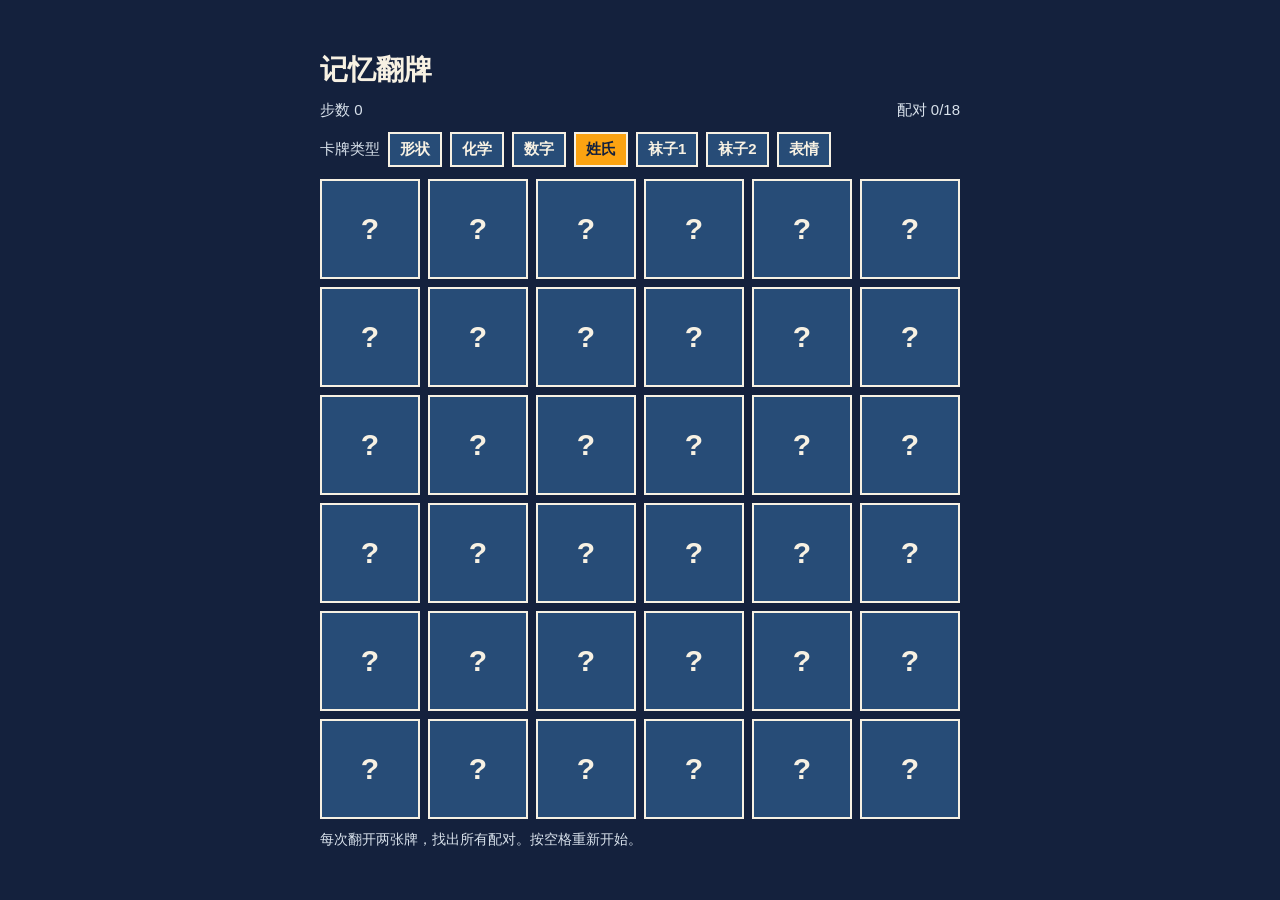
<file: number-game/index.html>
<!doctype html>
<html lang="zh-CN">
<head>
  <meta charset="utf-8">
  <meta name="viewport" content="width=device-width, initial-scale=1">
  <title>记忆翻牌</title>
  <style>
    * {
      box-sizing: border-box;
    }

    body {
      margin: 0;
      min-height: 100vh;
      display: grid;
      place-items: center;
      background: #14213d;
      color: #f7f1e3;
      font-family: Arial, sans-serif;
    }

    main {
      width: min(92vw, 640px);
    }

    h1 {
      margin: 0 0 12px;
      font-size: 28px;
    }

    .status {
      display: flex;
      justify-content: space-between;
      gap: 12px;
      margin-bottom: 12px;
      color: #d9e2ec;
      font-size: 15px;
    }

    .controls {
      display: flex;
      align-items: center;
      flex-wrap: wrap;
      gap: 8px;
      margin-bottom: 12px;
      color: #d9e2ec;
      font-size: 15px;
    }

    .set-button {
      border: 2px solid #f7f1e3;
      background: #274c77;
      color: #f7f1e3;
      padding: 6px 10px;
      font: 700 15px Arial, sans-serif;
      cursor: pointer;
    }

    .set-button.active {
      background: #fca311;
      color: #14213d;
    }

    .board {
      display: grid;
      grid-template-columns: repeat(6, minmax(0, 1fr));
      gap: 8px;
    }

    .card {
      width: 100%;
      min-width: 0;
      aspect-ratio: 1;
      border: 2px solid #f7f1e3;
      background: #274c77;
      color: #f7f1e3;
      font: 700 30px Arial, sans-serif;
      overflow: hidden;
      cursor: pointer;
    }

    .card.number-card {
      font-size: 20px;
      font-variant-numeric: tabular-nums;
    }

    .card.emoji-card {
      font-size: 28px;
      line-height: 1;
    }

    .card.sock-card {
      display: grid;
      place-items: center;
      padding: 0;
    }

    .sock-thumb {
      width: 100%;
      height: 100%;
      display: block;
      object-fit: cover;
    }

    .sock-icon {
      position: relative;
      display: block;
      width: 34%;
      height: 58%;
      border: 3px solid #14213d;
      border-top-width: 8px;
      border-radius: 4px 4px 10px 10px;
      background: var(--sock-color);
      transform: rotate(-12deg);
    }

    .sock-icon::after {
      content: "";
      position: absolute;
      right: -44%;
      bottom: -3px;
      width: 70%;
      height: 34%;
      border: 3px solid #14213d;
      border-left: 0;
      border-radius: 0 12px 12px 0;
      background: inherit;
    }

    .sock-icon.stripe {
      background:
        linear-gradient(
          to bottom,
          var(--sock-color) 0 26%,
          #f7f1e3 26% 38%,
          var(--sock-color) 38% 62%,
          #f7f1e3 62% 74%,
          var(--sock-color) 74% 100%
        );
    }

    .sock-icon.dot {
      background:
        radial-gradient(circle, #f7f1e3 0 18%, transparent 20%) 0 0 / 14px 14px,
        var(--sock-color);
    }

    .sock-icon.cuff {
      border-top-color: #f7f1e3;
    }

    .sock-icon.toe {
      box-shadow: inset 0 -12px 0 #f7f1e3;
    }

    .card:disabled {
      cursor: default;
    }

    .card.open,
    .card.matched {
      background: #fca311;
      color: #14213d;
    }

    .card.open.sock-card,
    .card.matched.sock-card {
      background: #f7f1e3;
    }

    p {
      margin: 12px 0 0;
      color: #d9e2ec;
      font-size: 14px;
    }
  </style>
</head>
<body>
  <main>
    <h1>记忆翻牌</h1>
    <div class="status" aria-live="polite">
      <span id="moves">步数 0</span>
      <span id="matches">配对 0/18</span>
    </div>
    <div class="controls">
      <span>卡牌类型</span>
      <button class="set-button" type="button" data-set="shapes">形状</button>
      <button class="set-button" type="button" data-set="chemistry">化学</button>
      <button class="set-button" type="button" data-set="numbers">数字</button>
      <button class="set-button active" type="button" data-set="surnames" aria-pressed="true">姓氏</button>
      <button class="set-button" type="button" data-set="socks1">袜子1</button>
      <button class="set-button" type="button" data-set="socks2">袜子2</button>
      <button class="set-button" type="button" data-set="faces">表情</button>
    </div>
    <div id="board" class="board" aria-label="记忆翻牌棋盘"></div>
    <p>每次翻开两张牌，找出所有配对。按空格重新开始。</p>
  </main>

  <script>
    const board = document.getElementById("board");
    const movesText = document.getElementById("moves");
    const matchesText = document.getElementById("matches");
    const setButtons = document.querySelectorAll(".set-button");
    const sets = {
      shapes: ["●", "■", "▲", "◆", "★", "✚", "⬟", "⬢", "○", "□", "△", "◇", "✦", "✖", "⬠", "⬡", "◐", "◧"],
      chemistry: ["H", "He", "Li", "Be", "B", "C", "N", "O", "F", "Ne", "Na", "Mg", "Al", "Si", "P", "S", "Cl", "Ar", "K", "Ca", "Sc", "Ti", "V", "Cr", "Mn", "Fe", "Co", "Ni", "Cu", "Zn", "Ga", "Ge", "As", "Se", "Br", "Kr", "Rb", "Sr", "Y", "Zr", "Nb", "Mo", "Tc", "Ru", "Rh", "Pd", "Ag", "Cd", "In", "Sn", "Sb", "Te", "I", "Xe", "Cs", "Ba", "La", "Ce", "Pr", "Nd", "Pm", "Sm", "Eu", "Gd", "Tb", "Dy", "Ho", "Er", "Tm", "Yb", "Lu", "Hf"],
      surnames: ["王", "李", "张", "刘", "陈", "杨", "黄", "赵", "吴", "周", "徐", "孙", "马", "朱", "胡", "郭", "何", "林", "高", "罗", "郑", "梁", "谢", "宋", "唐", "许", "邓", "冯", "韩", "曹", "曾", "彭", "萧", "蔡", "潘", "田"],
      socks1: ["assets/sock-photo-01-r0.jpg", "assets/sock-photo-01-r90.jpg", "assets/sock-photo-01-r180.jpg", "assets/sock-photo-01-r270.jpg", "assets/sock-photo-02-r0.jpg", "assets/sock-photo-02-r90.jpg", "assets/sock-photo-02-r180.jpg", "assets/sock-photo-02-r270.jpg", "assets/sock-photo-03-r0.jpg", "assets/sock-photo-03-r90.jpg", "assets/sock-photo-03-r180.jpg", "assets/sock-photo-03-r270.jpg", "assets/sock-photo-04-r0.jpg", "assets/sock-photo-04-r90.jpg", "assets/sock-photo-04-r180.jpg", "assets/sock-photo-04-r270.jpg", "assets/sock-photo-05-r0.jpg", "assets/sock-photo-05-r90.jpg", "assets/sock-photo-05-r180.jpg", "assets/sock-photo-05-r270.jpg", "assets/sock-photo-06-r0.jpg", "assets/sock-photo-06-r90.jpg", "assets/sock-photo-06-r180.jpg", "assets/sock-photo-06-r270.jpg"],
      socks2: ["#e63946|solid", "#4361ee|solid", "#2a9d8f|solid", "#f77f00|solid", "#6c757d|solid", "#9b5de5|solid", "#ef476f|solid", "#118ab2|solid", "#e63946|stripe", "#4361ee|stripe", "#2a9d8f|stripe", "#f77f00|stripe", "#6c757d|stripe", "#9b5de5|stripe", "#ef476f|stripe", "#118ab2|stripe", "#e63946|dot", "#4361ee|dot", "#2a9d8f|dot", "#f77f00|dot", "#6c757d|dot", "#9b5de5|dot", "#ef476f|dot", "#118ab2|dot", "#e63946|cuff", "#4361ee|cuff", "#2a9d8f|cuff", "#f77f00|cuff", "#6c757d|cuff", "#9b5de5|cuff", "#ef476f|cuff", "#118ab2|cuff", "#e63946|toe", "#4361ee|toe", "#2a9d8f|toe", "#f77f00|toe"],
      faces: ["😀", "😃", "😄", "😁", "😆", "😅", "😂", "🙂", "🙃", "😉", "😊", "😇", "😍", "😘", "😜", "🤪", "🤔", "🤨", "😐", "😑", "😴", "😬", "😮", "😱", "😎", "🥳", "😡", "😭", "🤯", "🤠", "🤖", "👻", "💀", "👽", "🤡", "🥶"]
    };
    const pairCount = 18;
    let cards = [];
    let first = null;
    let second = null;
    let locked = false;
    let moves = 0;
    let matches = 0;
    let currentSet = "surnames";

    function shuffle(items) {
      for (let index = items.length - 1; index > 0; index -= 1) {
        const swap = Math.floor(Math.random() * (index + 1));
        [items[index], items[swap]] = [items[swap], items[index]];
      }

      return items;
    }

    function updateStatus() {
      movesText.textContent = `步数 ${moves}`;
      matchesText.textContent = `配对 ${matches}/${pairCount}`;
    }

    function updateSetButtons() {
      setButtons.forEach((button) => {
        const active = button.dataset.set === currentSet;
        button.classList.toggle("active", active);
        button.setAttribute("aria-pressed", active ? "true" : "false");
      });
    }

    function showCard(button, card) {
      const visible = card.open || card.matched;
      button.textContent = visible ? card.symbol : "?";
      button.className = `card${card.matched ? " matched" : card.open ? " open" : ""}`;

      if (currentSet === "numbers") {
        button.classList.add("number-card");
      }

      if (currentSet === "faces") {
        button.classList.add("emoji-card");
      }

      if (visible && currentSet === "socks1") {
        const image = document.createElement("img");
        button.textContent = "";
        button.classList.add("sock-card");
        image.className = "sock-thumb";
        image.src = card.symbol;
        image.alt = "";
        button.appendChild(image);
      }

      if (visible && currentSet === "socks2") {
        const [color, pattern] = card.symbol.split("|");
        const icon = document.createElement("span");
        button.textContent = "";
        button.classList.add("sock-card");
        icon.className = `sock-icon ${pattern}`;
        icon.style.setProperty("--sock-color", color);
        button.appendChild(icon);
      }
    }

    function draw() {
      board.innerHTML = "";

      cards.forEach((card, index) => {
        const button = document.createElement("button");
        button.type = "button";
        showCard(button, card);
        button.disabled = locked || card.open || card.matched;
        button.setAttribute("aria-label", card.open || card.matched ? (currentSet === "socks1" || currentSet === "socks2" ? "袜子图案" : "已翻开的牌") : "隐藏的牌");
        button.addEventListener("click", () => flip(index));
        board.appendChild(button);
      });
    }

    function closePair() {
      cards[first].open = false;
      cards[second].open = false;
      first = null;
      second = null;
      locked = false;
      draw();
    }

    function checkPair() {
      moves += 1;

      if (cards[first].symbol === cards[second].symbol) {
        cards[first].matched = true;
        cards[second].matched = true;
        first = null;
        second = null;
        matches += 1;
      } else {
        locked = true;
        setTimeout(closePair, 500);
      }

      updateStatus();
      draw();
    }

    function flip(index) {
      if (locked || cards[index].open || cards[index].matched) {
        return;
      }

      cards[index].open = true;

      if (first === null) {
        first = index;
      } else {
        second = index;
        checkPair();
      }

      draw();
    }

    function makeNumbers() {
      const numbers = new Set();

      while (numbers.size < pairCount) {
        numbers.add(String(Math.floor(Math.random() * 900) + 100));
      }

      return [...numbers];
    }

    function sample(items) {
      return shuffle([...items]).slice(0, pairCount);
    }

    function getSymbols() {
      if (currentSet === "numbers") {
        return makeNumbers();
      }

      if (currentSet === "chemistry" || currentSet === "surnames" || currentSet === "socks1" || currentSet === "socks2" || currentSet === "faces") {
        return sample(sets[currentSet]);
      }

      return sets[currentSet];
    }

    function restart() {
      const symbols = getSymbols();
      cards = shuffle([...symbols, ...symbols]).map((symbol) => ({
        symbol,
        open: false,
        matched: false
      }));
      first = null;
      second = null;
      locked = false;
      moves = 0;
      matches = 0;
      updateSetButtons();
      updateStatus();
      draw();
    }

    window.addEventListener("keydown", (event) => {
      if (event.key === " ") {
        restart();
      }
    });

    setButtons.forEach((button) => {
      button.addEventListener("click", () => {
        currentSet = button.dataset.set;
        restart();
      });
    });

    restart();
  </script>
</body>
</html>
</file>
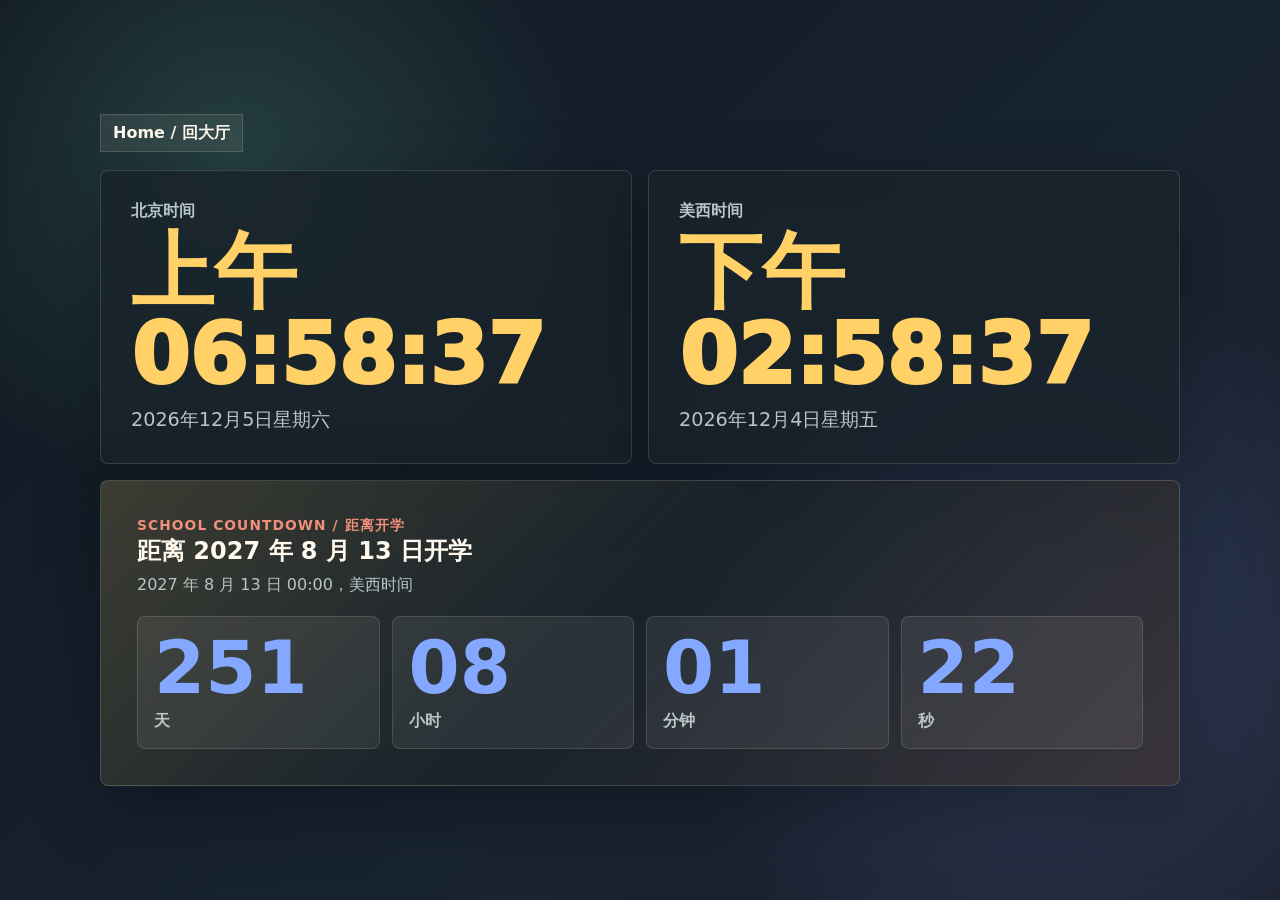
<file: time/index.html>
<!doctype html>
<html lang="zh-CN">
  <head>
    <meta charset="utf-8">
    <meta name="viewport" content="width=device-width, initial-scale=1">
    <meta name="theme-color" content="#101820">
    <title>时间与开学倒计时</title>
    <style>
      :root {
        color-scheme: dark;
        --ink: #fff8ec;
        --muted: #b8c6c8;
        --bg: #101820;
        --panel: rgba(25, 35, 42, 0.82);
        --line: rgba(255, 248, 236, 0.15);
        --gold: #ffd166;
        --mint: #78e0b4;
        --blue: #84a8ff;
        --coral: #f28f7a;
      }

      * {
        box-sizing: border-box;
      }

      body {
        min-height: 100vh;
        margin: 0;
        font-family: Inter, ui-sans-serif, system-ui, -apple-system, BlinkMacSystemFont, "Segoe UI", sans-serif;
        color: var(--ink);
        background:
          radial-gradient(circle at 18% 18%, rgba(120, 224, 180, 0.18), transparent 22rem),
          radial-gradient(circle at 82% 72%, rgba(132, 168, 255, 0.2), transparent 24rem),
          linear-gradient(135deg, #101820, #182331 58%, #1d2130);
      }

      main {
        width: min(1080px, calc(100vw - 28px));
        min-height: 100vh;
        margin: 0 auto;
        padding: clamp(18px, 5vw, 52px) 0;
        display: grid;
        align-content: center;
        gap: 18px;
      }

      a {
        color: inherit;
      }

      .top {
        display: flex;
        justify-content: space-between;
        align-items: center;
        gap: 16px;
      }

      .home {
        min-height: 38px;
        display: inline-grid;
        place-items: center;
        border: 1px solid var(--line);
        padding: 0 12px;
        background: rgba(255, 248, 236, 0.08);
        text-decoration: none;
        font-weight: 700;
        white-space: nowrap;
      }

      .home:hover {
        background: rgba(255, 248, 236, 0.16);
      }

      .eyebrow,
      h1,
      h2,
      p {
        margin: 0;
      }

      .eyebrow {
        color: var(--mint);
        font-size: 0.78rem;
        font-weight: 900;
        letter-spacing: 0.08em;
        text-transform: uppercase;
      }

      h1 {
        margin-top: 4px;
        font-size: clamp(2.6rem, 8vw, 5.8rem);
        line-height: 0.95;
        letter-spacing: 0;
      }

      .grid {
        display: grid;
        grid-template-columns: repeat(2, minmax(0, 1fr));
        gap: 16px;
      }

      .card {
        min-width: 0;
        border: 1px solid var(--line);
        border-radius: 8px;
        background: var(--panel);
        box-shadow: 0 24px 70px rgba(0, 0, 0, 0.3);
        backdrop-filter: blur(16px);
      }

      .clock {
        padding: clamp(18px, 4vw, 30px);
      }

      .clock h2 {
        color: var(--muted);
        font-size: 1rem;
      }

      .time {
        margin-top: 8px;
        color: var(--gold);
        font-size: clamp(2.5rem, 8vw, 5.2rem);
        line-height: 1;
        font-variant-numeric: tabular-nums;
        font-weight: 950;
      }

      .date {
        margin-top: 10px;
        color: var(--muted);
        font-size: clamp(1rem, 2vw, 1.2rem);
      }

      .countdown {
        grid-column: 1 / -1;
        padding: clamp(20px, 5vw, 36px);
        background:
          linear-gradient(135deg, rgba(255, 209, 102, 0.16), transparent 48%),
          linear-gradient(315deg, rgba(242, 143, 122, 0.14), transparent 52%),
          var(--panel);
      }

      .countdown .label {
        color: var(--coral);
        font-size: 0.86rem;
        font-weight: 900;
        letter-spacing: 0.08em;
        text-transform: uppercase;
      }

      .target {
        margin-top: 8px;
        color: var(--muted);
      }

      .units {
        margin-top: 20px;
        display: grid;
        grid-template-columns: repeat(4, minmax(0, 1fr));
        gap: 12px;
      }

      .unit {
        min-width: 0;
        padding: 16px;
        border: 1px solid rgba(255, 248, 236, 0.12);
        border-radius: 8px;
        background: rgba(255, 248, 236, 0.07);
      }

      .unit strong {
        display: block;
        color: var(--blue);
        font-size: clamp(2rem, 7vw, 4.6rem);
        line-height: 0.95;
        font-variant-numeric: tabular-nums;
      }

      .unit span {
        display: block;
        margin-top: 8px;
        color: var(--muted);
        font-weight: 850;
      }

      @media (max-width: 760px) {
        .top,
        .grid,
        .units {
          grid-template-columns: 1fr;
        }

        .top {
          display: grid;
        }

        .home {
          justify-self: start;
        }
      }
    </style>
  </head>
  <body>
    <main>
      <header class="top">
        <a class="home" href="../" aria-label="Home / 回大厅">Home / 回大厅</a>
      </header>

      <section class="grid" aria-label="World clocks">
        <article class="card clock">
          <h2>北京时间</h2>
          <div id="beijingTime" class="time">--:--:--</div>
          <p id="beijingDate" class="date">加载中</p>
        </article>

        <article class="card clock">
          <h2>美西时间</h2>
          <div id="westTime" class="time">--:--:--</div>
          <p id="westDate" class="date">加载中</p>
        </article>

        <article class="card countdown">
          <p class="label">School Countdown / 距离开学</p>
          <h2 id="countdownTitle">距离 8 月 13 日开学</h2>
          <p id="targetLabel" class="target">按美西时间计算</p>
          <div class="units" aria-label="Countdown units">
            <div class="unit">
              <strong id="days">--</strong>
              <span>天</span>
            </div>
            <div class="unit">
              <strong id="hours">--</strong>
              <span>小时</span>
            </div>
            <div class="unit">
              <strong id="minutes">--</strong>
              <span>分钟</span>
            </div>
            <div class="unit">
              <strong id="seconds">--</strong>
              <span>秒</span>
            </div>
          </div>
        </article>
      </section>
    </main>

    <script>
      const zones = {
        beijing: "Asia/Shanghai",
        west: "America/Los_Angeles"
      };

      const timeFormatters = {
        beijing: new Intl.DateTimeFormat("zh-CN", {
          timeZone: zones.beijing,
          hour: "2-digit",
          minute: "2-digit",
          second: "2-digit",
          hour12: true
        }),
        west: new Intl.DateTimeFormat("zh-CN", {
          timeZone: zones.west,
          hour: "2-digit",
          minute: "2-digit",
          second: "2-digit",
          hour12: true
        })
      };

      const dateFormatters = {
        beijing: new Intl.DateTimeFormat("zh-CN", {
          timeZone: zones.beijing,
          weekday: "long",
          year: "numeric",
          month: "long",
          day: "numeric"
        }),
        west: new Intl.DateTimeFormat("zh-CN", {
          timeZone: zones.west,
          weekday: "long",
          year: "numeric",
          month: "long",
          day: "numeric"
        })
      };

      function zoneParts(date, timeZone) {
        const parts = new Intl.DateTimeFormat("en-CA", {
          timeZone,
          year: "numeric",
          month: "2-digit",
          day: "2-digit",
          hour: "2-digit",
          minute: "2-digit",
          second: "2-digit",
          hour12: false,
          hourCycle: "h23"
        }).formatToParts(date);
        return Object.fromEntries(parts.filter((part) => part.type !== "literal").map((part) => [part.type, Number(part.value)]));
      }

      function zonedDateTimeToInstant({ year, month, day, hour = 0, minute = 0, second = 0 }, timeZone) {
        let instant = new Date(Date.UTC(year, month - 1, day, hour, minute, second));
        for (let i = 0; i < 3; i += 1) {
          const parts = zoneParts(instant, timeZone);
          const asUtc = Date.UTC(parts.year, parts.month - 1, parts.day, parts.hour, parts.minute, parts.second);
          const wantedUtc = Date.UTC(year, month - 1, day, hour, minute, second);
          instant = new Date(instant.getTime() + wantedUtc - asUtc);
        }
        return instant;
      }

      function nextSchoolStart(now) {
        const parts = zoneParts(now, zones.west);
        let targetYear = parts.year;
        const targetThisYear = zonedDateTimeToInstant({
          year: targetYear,
          month: 8,
          day: 13,
          hour: 0,
          minute: 0,
          second: 0
        }, zones.west);

        if (now >= targetThisYear) {
          targetYear += 1;
        }

        return {
          year: targetYear,
          instant: zonedDateTimeToInstant({
            year: targetYear,
            month: 8,
            day: 13,
            hour: 0,
            minute: 0,
            second: 0
          }, zones.west)
        };
      }

      function update() {
        const now = new Date();
        const target = nextSchoolStart(now);
        const remaining = Math.max(0, target.instant.getTime() - now.getTime());
        const totalSeconds = Math.floor(remaining / 1000);
        const days = Math.floor(totalSeconds / 86400);
        const hours = Math.floor((totalSeconds % 86400) / 3600);
        const minutes = Math.floor((totalSeconds % 3600) / 60);
        const seconds = totalSeconds % 60;

        document.getElementById("beijingTime").textContent = timeFormatters.beijing.format(now);
        document.getElementById("beijingDate").textContent = dateFormatters.beijing.format(now);
        document.getElementById("westTime").textContent = timeFormatters.west.format(now);
        document.getElementById("westDate").textContent = dateFormatters.west.format(now);
        document.getElementById("countdownTitle").textContent = `距离 ${target.year} 年 8 月 13 日开学`;
        document.getElementById("targetLabel").textContent = `${target.year} 年 8 月 13 日 00:00，美西时间`;
        document.getElementById("days").textContent = String(days);
        document.getElementById("hours").textContent = String(hours).padStart(2, "0");
        document.getElementById("minutes").textContent = String(minutes).padStart(2, "0");
        document.getElementById("seconds").textContent = String(seconds).padStart(2, "0");
      }

      update();
      window.setInterval(update, 1000);
    </script>
  </body>
</html>
</file>
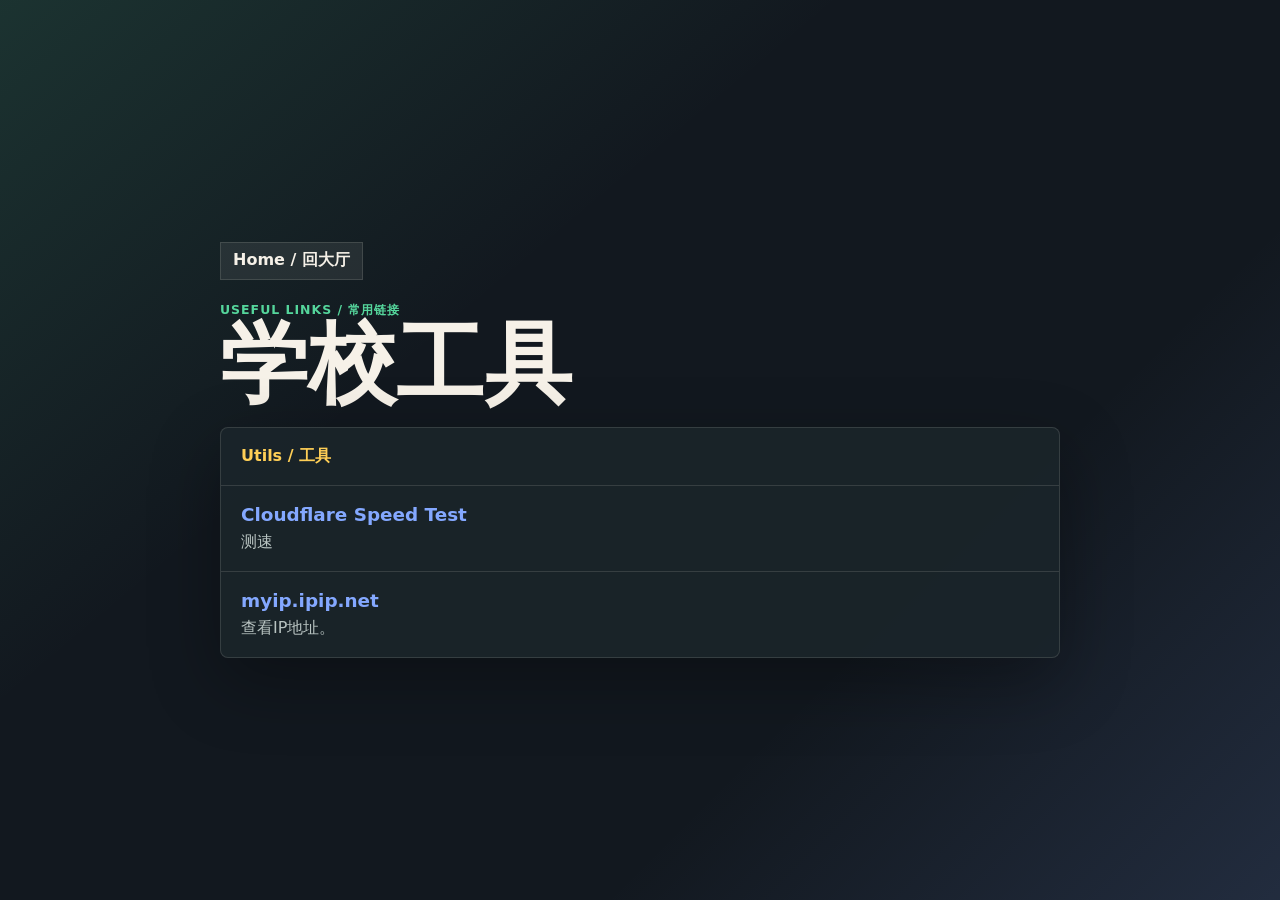
<file: utils/school/index.html>
<!doctype html>
<html lang="zh-CN">
  <head>
    <meta charset="utf-8">
    <meta name="viewport" content="width=device-width, initial-scale=1">
    <meta name="theme-color" content="#12181f">
    <title>常用链接</title>
    <style>
      :root {
        color-scheme: dark;
        --ink: #f6f1e8;
        --muted: #b8c3c1;
        --bg: #12181f;
        --panel: rgba(27, 37, 43, 0.88);
        --line: rgba(246, 241, 232, 0.13);
        --green: #55d69c;
        --gold: #ffcf56;
        --blue: #84a8ff;
        --shadow: rgba(0, 0, 0, 0.32);
      }

      * {
        box-sizing: border-box;
      }

      body {
        min-height: 100vh;
        margin: 0;
        font-family: Inter, ui-sans-serif, system-ui, -apple-system, BlinkMacSystemFont, "Segoe UI", sans-serif;
        color: var(--ink);
        background:
          linear-gradient(140deg, rgba(85, 214, 156, 0.14), transparent 34rem),
          linear-gradient(315deg, rgba(132, 168, 255, 0.14), transparent 30rem),
          var(--bg);
      }

      main {
        width: min(840px, calc(100vw - 28px));
        min-height: 100vh;
        margin: 0 auto;
        padding: clamp(22px, 5vw, 56px) 0;
        display: grid;
        align-content: center;
        gap: 22px;
      }

      .home {
        min-height: 38px;
        width: fit-content;
        display: inline-grid;
        place-items: center;
        border: 1px solid var(--line);
        padding: 0 12px;
        color: var(--ink);
        background: rgba(246, 241, 232, 0.08);
        font-weight: 700;
        text-decoration: none;
      }

      .home:hover {
        background: rgba(246, 241, 232, 0.16);
      }

      h1,
      h2,
      p {
        margin: 0;
      }

      .eyebrow {
        color: var(--green);
        font-size: 0.78rem;
        font-weight: 850;
        letter-spacing: 0.08em;
        text-transform: uppercase;
      }

      h1 {
        margin-top: 5px;
        font-size: clamp(2.6rem, 8vw, 5.5rem);
        line-height: 0.92;
        letter-spacing: 0;
      }

      .section {
        border: 1px solid var(--line);
        border-radius: 8px;
        background: var(--panel);
        box-shadow: 0 24px 70px var(--shadow);
        overflow: hidden;
      }

      .section h2 {
        padding: 18px 20px;
        border-bottom: 1px solid var(--line);
        color: var(--gold);
        font-size: 1rem;
      }

      .links {
        display: grid;
      }

      .links a {
        display: grid;
        gap: 5px;
        padding: 18px 20px;
        border-bottom: 1px solid var(--line);
        color: inherit;
        text-decoration: none;
      }

      .links a:last-child {
        border-bottom: 0;
      }

      .links a:hover {
        background: rgba(246, 241, 232, 0.08);
      }

      .links strong {
        color: var(--blue);
        font-size: 1.15rem;
      }

      .links span {
        color: var(--muted);
        line-height: 1.45;
      }
    </style>
  </head>
  <body>
    <main>
      <a class="home" href="../../" aria-label="Home / 回大厅">Home / 回大厅</a>

      <header>
        <p class="eyebrow">Useful Links / 常用链接</p>
        <h1>学校工具</h1>
      </header>

      <section class="section" aria-labelledby="utils-title">
        <h2 id="utils-title">Utils / 工具</h2>
        <div class="links">
          <a href="https://speed.cloudflare.com" target="_blank" rel="noopener noreferrer">
            <strong>Cloudflare Speed Test</strong>
            <span>测速</span>
          </a>
          <a href="https://myip.ipip.net" target="_blank" rel="noopener noreferrer">
            <strong>myip.ipip.net</strong>
            <span>查看IP地址。</span>
          </a>
        </div>
      </section>
    </main>
  </body>
</html>
</file>
<file: home.css>
:root {
  color-scheme: dark;
  --ink: #f6f1e8;
  --muted: #b8c3c1;
  --bg: #12181f;
  --panel-2: #223036;
  --line: rgba(246, 241, 232, 0.13);
  --green: #55d69c;
  --gold: #ffcf56;
  --coral: #e58f65;
  --blue: #84a8ff;
  --shadow: rgba(0, 0, 0, 0.32);
}

* {
  box-sizing: border-box;
}

body {
  min-height: 100vh;
  margin: 0;
  font-family: Inter, ui-sans-serif, system-ui, -apple-system, BlinkMacSystemFont, "Segoe UI", sans-serif;
  color: var(--ink);
  background:
    linear-gradient(140deg, rgba(85, 214, 156, 0.14), transparent 34rem),
    linear-gradient(315deg, rgba(132, 168, 255, 0.14), transparent 30rem),
    var(--bg);
}

.hub {
  width: min(1120px, calc(100vw - 28px));
  min-height: 100vh;
  margin: 0 auto;
  padding: clamp(22px, 5vw, 56px) 0;
  display: grid;
  align-content: center;
  gap: 28px;
}

.masthead {
  display: grid;
  grid-template-columns: minmax(0, 1fr) minmax(260px, 420px);
  gap: 24px;
  align-items: end;
}

.eyebrow,
h1,
h2,
p {
  margin: 0;
}

.eyebrow {
  color: var(--green);
  font-size: 0.78rem;
  font-weight: 850;
  letter-spacing: 0.08em;
  text-transform: uppercase;
}

h1 {
  margin-top: 5px;
  font-size: clamp(2.7rem, 8vw, 6.2rem);
  line-height: 0.9;
  letter-spacing: 0;
}

.intro {
  color: var(--muted);
  font-size: clamp(1rem, 2vw, 1.18rem);
  line-height: 1.55;
}

.games {
  display: grid;
  grid-template-columns: repeat(auto-fit, minmax(250px, 1fr));
  gap: 16px;
}

.game-card {
  min-width: 0;
  min-height: 420px;
  display: grid;
  grid-template-rows: 1fr auto;
  overflow: hidden;
  border: 1px solid var(--line);
  border-radius: 8px;
  background: rgba(27, 37, 43, 0.86);
  box-shadow: 0 24px 70px var(--shadow);
  color: inherit;
  text-decoration: none;
}

.active {
  transition: transform 180ms ease, border-color 180ms ease;
}

.active:hover {
  transform: translateY(-4px);
  border-color: rgba(85, 214, 156, 0.58);
}

.locked {
  opacity: 0.68;
}

.preview {
  min-height: 230px;
  display: grid;
  place-items: center;
  background:
    linear-gradient(135deg, rgba(255, 255, 255, 0.05), transparent),
    var(--panel-2);
}

.circuit-preview {
  grid-template-columns: repeat(3, 54px);
  grid-template-rows: repeat(3, 54px);
  gap: 8px;
}

.circuit-preview span {
  width: 100%;
  height: 100%;
  border-radius: 8px;
  background:
    linear-gradient(90deg, transparent 41%, rgba(85, 214, 156, 0.8) 41% 59%, transparent 59%),
    linear-gradient(0deg, transparent 41%, rgba(85, 214, 156, 0.35) 41% 59%, transparent 59%),
    #2a3a3f;
}

.circuit-preview span:first-child {
  background:
    radial-gradient(circle, var(--gold) 0 18%, transparent 19%),
    linear-gradient(180deg, rgba(85, 214, 156, 0.8) 0 100%),
    #2a3a3f;
  box-shadow: 0 0 28px rgba(255, 207, 86, 0.35);
}

.circuit-preview span:nth-child(6),
.circuit-preview span:nth-child(8) {
  background:
    radial-gradient(circle, var(--coral) 0 16%, transparent 17%),
    #2a3a3f;
}

.number-preview,
.word-preview,
.jigsaw-preview,
.tabletop-preview,
.time-preview,
.links-preview {
  grid-template-columns: repeat(2, 74px);
  gap: 10px;
}

.jigsaw-preview {
  grid-template-columns: repeat(3, 54px);
  grid-template-rows: repeat(3, 54px);
  gap: 4px;
  background:
    linear-gradient(rgba(8, 13, 24, 0.08), rgba(8, 13, 24, 0.2)),
    url("jigsaw-20/puzzle-thumb.webp") center / cover;
}

.number-preview span,
.word-preview span {
  display: grid;
  place-items: center;
  width: 74px;
  aspect-ratio: 1;
  border-radius: 8px;
  background: rgba(246, 241, 232, 0.08);
  color: var(--gold);
  font-size: 2rem;
  font-weight: 900;
}

.word-preview span {
  color: var(--blue);
}

.jigsaw-preview span {
  width: 54px;
  aspect-ratio: 1;
  border-radius: 4px;
  background:
    linear-gradient(rgba(255, 248, 236, 0.18), rgba(255, 248, 236, 0.04));
  box-shadow: inset 0 0 0 1px rgba(255, 248, 236, 0.22);
  backdrop-filter: saturate(1.18);
}

.jigsaw-preview span:nth-child(2),
.jigsaw-preview span:nth-child(5),
.jigsaw-preview span:nth-child(7) {
  transform: translateY(8px);
}

.jigsaw-preview span:nth-child(4),
.jigsaw-preview span:nth-child(8) {
  background: linear-gradient(rgba(120, 224, 180, 0.22), rgba(255, 248, 236, 0.04));
}

.tabletop-preview {
  position: relative;
  grid-template-columns: repeat(3, 54px);
  grid-template-rows: repeat(2, 54px);
  gap: 18px 14px;
  background:
    radial-gradient(circle at 24% 34%, rgba(255, 209, 102, 0.24), transparent 17rem),
    radial-gradient(circle at 74% 62%, rgba(132, 168, 255, 0.24), transparent 16rem),
    linear-gradient(135deg, #5b6258, #28332f);
}

.tabletop-preview::before {
  content: "";
  position: absolute;
  width: 128px;
  height: 72px;
  border: 1px dashed rgba(255, 248, 236, 0.38);
  border-radius: 4px;
  background: rgba(10, 15, 18, 0.18);
}

.tabletop-preview span {
  position: relative;
  z-index: 1;
  width: 54px;
  aspect-ratio: 1;
  border-radius: 13px 7px 12px 6px;
  background:
    radial-gradient(circle at 84% 48%, rgba(255, 255, 255, 0.92) 0 13%, transparent 14%),
    radial-gradient(circle at 48% -2%, rgba(255, 255, 255, 0.9) 0 14%, transparent 15%),
    linear-gradient(135deg, #f1564d, #ffd166 44%, #3aa3ff);
  box-shadow: 0 10px 22px rgba(0, 0, 0, 0.26), inset 0 0 0 1px rgba(255, 255, 255, 0.28);
}

.tabletop-preview span:nth-child(2),
.tabletop-preview span:nth-child(5) {
  background:
    radial-gradient(circle at 84% 48%, rgba(255, 255, 255, 0.9) 0 13%, transparent 14%),
    radial-gradient(circle at 48% -2%, rgba(255, 255, 255, 0.88) 0 14%, transparent 15%),
    linear-gradient(135deg, #176dbe, #57d0e8 45%, #f5efe0);
  transform: translateY(-8px) rotate(5deg);
}

.tabletop-preview span:nth-child(3),
.tabletop-preview span:nth-child(6) {
  background:
    radial-gradient(circle at 84% 48%, rgba(255, 255, 255, 0.9) 0 13%, transparent 14%),
    radial-gradient(circle at 48% -2%, rgba(255, 255, 255, 0.88) 0 14%, transparent 15%),
    linear-gradient(135deg, #1d8c6a, #f7bf4f 48%, #e9585c);
  transform: translateY(8px) rotate(-7deg);
}

.time-preview {
  grid-template-columns: minmax(64px, auto) minmax(92px, auto);
  gap: 12px;
  align-content: center;
  background:
    linear-gradient(135deg, rgba(255, 207, 86, 0.2), transparent 48%),
    linear-gradient(315deg, rgba(132, 168, 255, 0.18), transparent 52%),
    #1f2a31;
}

.time-preview span,
.time-preview strong,
.time-preview em {
  min-height: 48px;
  display: grid;
  place-items: center;
  border: 1px solid rgba(246, 241, 232, 0.13);
  border-radius: 8px;
  background: rgba(246, 241, 232, 0.08);
}

.time-preview span {
  padding: 0 12px;
  color: var(--muted);
  font-weight: 900;
}

.time-preview strong {
  padding: 0 14px;
  color: var(--gold);
  font-size: 1.45rem;
}

.time-preview em {
  grid-column: 1 / -1;
  min-height: 44px;
  color: var(--green);
  font-style: normal;
  font-weight: 950;
  letter-spacing: 0;
}

.links-preview {
  align-content: center;
  background:
    radial-gradient(circle at 24% 24%, rgba(85, 214, 156, 0.2), transparent 15rem),
    radial-gradient(circle at 76% 70%, rgba(255, 207, 86, 0.18), transparent 14rem),
    linear-gradient(135deg, #1e2a31, #17232b);
}

.links-preview span {
  min-height: 62px;
  display: grid;
  place-items: center;
  border: 1px solid rgba(246, 241, 232, 0.14);
  border-radius: 8px;
  background: rgba(246, 241, 232, 0.08);
  color: var(--ink);
  font-weight: 900;
}

.links-preview span:nth-child(1),
.links-preview span:nth-child(4) {
  color: var(--green);
}

.links-preview span:nth-child(2) {
  color: var(--gold);
}

.card-copy {
  padding: 20px;
}

.tag {
  color: var(--gold);
  font-size: 0.74rem;
  font-weight: 900;
  letter-spacing: 0.08em;
  text-transform: uppercase;
}

h2 {
  margin-top: 6px;
  font-size: 1.55rem;
}

.card-copy p:not(.tag) {
  margin-top: 9px;
  color: var(--muted);
  line-height: 1.5;
}

.card-copy strong {
  display: inline-block;
  margin-top: 18px;
  color: var(--green);
}

.locked .card-copy strong {
  color: var(--muted);
}

@media (max-width: 900px) {
  .masthead,
  .games {
    grid-template-columns: 1fr;
  }

  .game-card {
    min-height: 0;
    grid-template-columns: 220px minmax(0, 1fr);
    grid-template-rows: auto;
  }

  .preview {
    min-height: 220px;
  }
}

@media (max-width: 620px) {
  .hub {
    width: min(100vw - 18px, 480px);
  }

  .game-card {
    grid-template-columns: 1fr;
  }

  .preview {
    min-height: 190px;
  }
}
</file>
<file: circuit-garden/styles.css>
:root {
  color-scheme: dark;
  --ink: #f4f0e8;
  --muted: #b7c0c1;
  --bg: #11181c;
  --panel: #192429;
  --panel-2: #213035;
  --line: #394b4e;
  --source: #ffcf56;
  --power: #54d69b;
  --terminal: #e58f65;
  --shadow: rgba(0, 0, 0, 0.32);
}

* {
  box-sizing: border-box;
}

body {
  min-height: 100vh;
  margin: 0;
  font-family: Inter, ui-sans-serif, system-ui, -apple-system, BlinkMacSystemFont, "Segoe UI", sans-serif;
  color: var(--ink);
  background:
    radial-gradient(circle at 15% 18%, rgba(84, 214, 155, 0.16), transparent 26rem),
    linear-gradient(135deg, #11181c 0%, #1f2e2e 48%, #2b2730 100%);
}

button,
select {
  font: inherit;
}

.shell {
  width: min(1120px, calc(100vw - 28px));
  min-height: 100vh;
  margin: 0 auto;
  display: grid;
  grid-template-columns: minmax(0, 1fr) 320px;
  gap: 24px;
  align-items: center;
  padding: 28px 0;
}

.game-panel,
.side-panel {
  border: 1px solid rgba(244, 240, 232, 0.12);
  background: rgba(25, 36, 41, 0.86);
  box-shadow: 0 24px 80px var(--shadow);
  backdrop-filter: blur(18px);
}

.game-panel {
  border-radius: 8px;
  padding: clamp(16px, 3vw, 28px);
}

.side-panel {
  border-radius: 8px;
  padding: 20px;
}

.topbar {
  display: flex;
  justify-content: space-between;
  align-items: start;
  gap: 16px;
  margin-bottom: 18px;
}

.top-actions {
  display: flex;
  flex-wrap: wrap;
  justify-content: flex-end;
  gap: 8px;
}

.home {
  min-height: 38px;
  display: inline-grid;
  place-items: center;
  border: 1px solid rgba(244, 240, 232, 0.14);
  padding: 0 12px;
  color: var(--ink);
  background: rgba(244, 240, 232, 0.08);
  font-weight: 700;
  text-decoration: none;
  white-space: nowrap;
}

.home:hover {
  border-color: rgba(84, 214, 155, 0.55);
  background: rgba(84, 214, 155, 0.14);
}

.eyebrow,
h1,
h2,
p {
  margin: 0;
}

.eyebrow {
  color: var(--power);
  font-size: 0.75rem;
  font-weight: 800;
  letter-spacing: 0.08em;
  text-transform: uppercase;
}

h1 {
  margin-top: 3px;
  font-size: clamp(2rem, 4.8vw, 4.7rem);
  line-height: 0.92;
  letter-spacing: 0;
}

.hud {
  display: grid;
  grid-template-columns: repeat(3, 1fr);
  gap: 10px;
  margin-bottom: 16px;
}

.hud div {
  min-width: 0;
  border: 1px solid rgba(244, 240, 232, 0.1);
  border-radius: 8px;
  padding: 11px 12px;
  background: rgba(17, 24, 28, 0.6);
}

.hud span {
  display: block;
  color: var(--muted);
  font-size: 0.76rem;
  font-weight: 800;
  text-transform: uppercase;
}

.hud strong {
  display: block;
  margin-top: 2px;
  font-size: clamp(1.1rem, 2.2vw, 1.5rem);
}

.board-wrap {
  position: relative;
}

.board {
  display: grid;
  grid-template-columns: repeat(var(--size), 1fr);
  width: min(68vh, 100%);
  max-width: 700px;
  aspect-ratio: 1;
  margin: 0 auto;
  border: 3px solid rgba(244, 240, 232, 0.14);
  border-radius: 8px;
  overflow: hidden;
  background: #0d1316;
}

.tile {
  position: relative;
  display: grid;
  place-items: center;
  aspect-ratio: 1;
  border: 1px solid rgba(244, 240, 232, 0.08);
  background:
    linear-gradient(135deg, rgba(255, 255, 255, 0.035), transparent),
    var(--panel-2);
  cursor: pointer;
  transition: background 160ms ease, box-shadow 160ms ease;
}

.tile:focus-visible {
  z-index: 2;
  outline: 3px solid var(--source);
  outline-offset: -3px;
}

.tile.powered {
  background:
    radial-gradient(circle at center, rgba(84, 214, 155, 0.2), transparent 54%),
    var(--panel-2);
  box-shadow: inset 0 0 18px rgba(84, 214, 155, 0.18);
}

.tile.hinted {
  animation: hintPulse 900ms ease 2;
}

.stem {
  position: absolute;
  background: var(--line);
  border-radius: 999px;
  transition: background 160ms ease, box-shadow 160ms ease;
}

.powered .stem {
  background: var(--power);
  box-shadow: 0 0 12px rgba(84, 214, 155, 0.68);
}

.stem.n,
.stem.s {
  width: 18%;
  height: 50%;
  left: 41%;
}

.stem.e,
.stem.w {
  width: 50%;
  height: 18%;
  top: 41%;
}

.stem.n {
  top: 0;
}

.stem.s {
  bottom: 0;
}

.stem.e {
  right: 0;
}

.stem.w {
  left: 0;
}

.hub {
  width: 38%;
  aspect-ratio: 1;
  border-radius: 50%;
  background: #4e6062;
  box-shadow: inset 0 -4px 10px rgba(0, 0, 0, 0.22);
  z-index: 1;
}

.powered .hub {
  background: var(--power);
  box-shadow: 0 0 18px rgba(84, 214, 155, 0.74);
}

.source .hub {
  background: var(--source);
  box-shadow: 0 0 20px rgba(255, 207, 86, 0.85);
}

.terminal .hub {
  background: var(--terminal);
}

.terminal.powered .hub {
  background: linear-gradient(135deg, var(--terminal), var(--source));
}

.win-screen {
  position: absolute;
  inset: 0;
  display: grid;
  place-items: center;
  border-radius: 8px;
  background: rgba(9, 13, 15, 0.72);
  backdrop-filter: blur(8px);
}

.win-screen[hidden] {
  display: none;
}

.win-screen div {
  width: min(320px, 82%);
  border: 1px solid rgba(255, 207, 86, 0.35);
  border-radius: 8px;
  padding: 22px;
  background: rgba(25, 36, 41, 0.94);
  text-align: center;
}

.win-screen p {
  color: var(--power);
  font-weight: 900;
  text-transform: uppercase;
}

.win-screen strong {
  display: block;
  margin-top: 6px;
  font-size: 2rem;
}

.controls {
  display: grid;
  grid-template-columns: 1.2fr 1fr 1fr;
  gap: 10px;
  margin-top: 16px;
}

button,
select {
  min-height: 44px;
  border: 1px solid rgba(244, 240, 232, 0.14);
  border-radius: 8px;
  color: var(--ink);
  background: rgba(244, 240, 232, 0.08);
}

button {
  padding: 0 14px;
  cursor: pointer;
  font-weight: 850;
}

button:hover {
  background: rgba(244, 240, 232, 0.14);
}

button:disabled {
  cursor: not-allowed;
  opacity: 0.45;
}

.primary {
  color: #102016;
  background: var(--power);
  border-color: transparent;
}

.primary:hover {
  background: #79e3b3;
}

.setting {
  display: grid;
  gap: 8px;
}

label,
.rules h2 {
  color: var(--source);
  font-size: 0.8rem;
  font-weight: 900;
  text-transform: uppercase;
}

select {
  width: 100%;
  padding: 0 12px;
}

.rules {
  margin-top: 22px;
  padding-top: 20px;
  border-top: 1px solid rgba(244, 240, 232, 0.12);
}

.rules p {
  margin-top: 8px;
  color: var(--muted);
  line-height: 1.55;
}

.rules .zh {
  color: #d7dddc;
}

@keyframes hintPulse {
  0%,
  100% {
    box-shadow: inset 0 0 18px rgba(255, 207, 86, 0);
  }

  50% {
    box-shadow: inset 0 0 28px rgba(255, 207, 86, 0.75);
  }
}

@media (max-width: 900px) {
  .shell {
    grid-template-columns: 1fr;
    align-items: start;
  }
}

@media (max-width: 560px) {
  .shell {
    width: min(100vw - 18px, 480px);
    padding: 9px 0 18px;
    gap: 10px;
  }

  .game-panel,
  .side-panel {
    padding: 14px;
  }

  .topbar {
    align-items: stretch;
    flex-direction: column;
    gap: 10px;
  }

  .hud,
  .controls {
    gap: 8px;
  }

  button {
    padding: 0 8px;
  }
}
</file>
